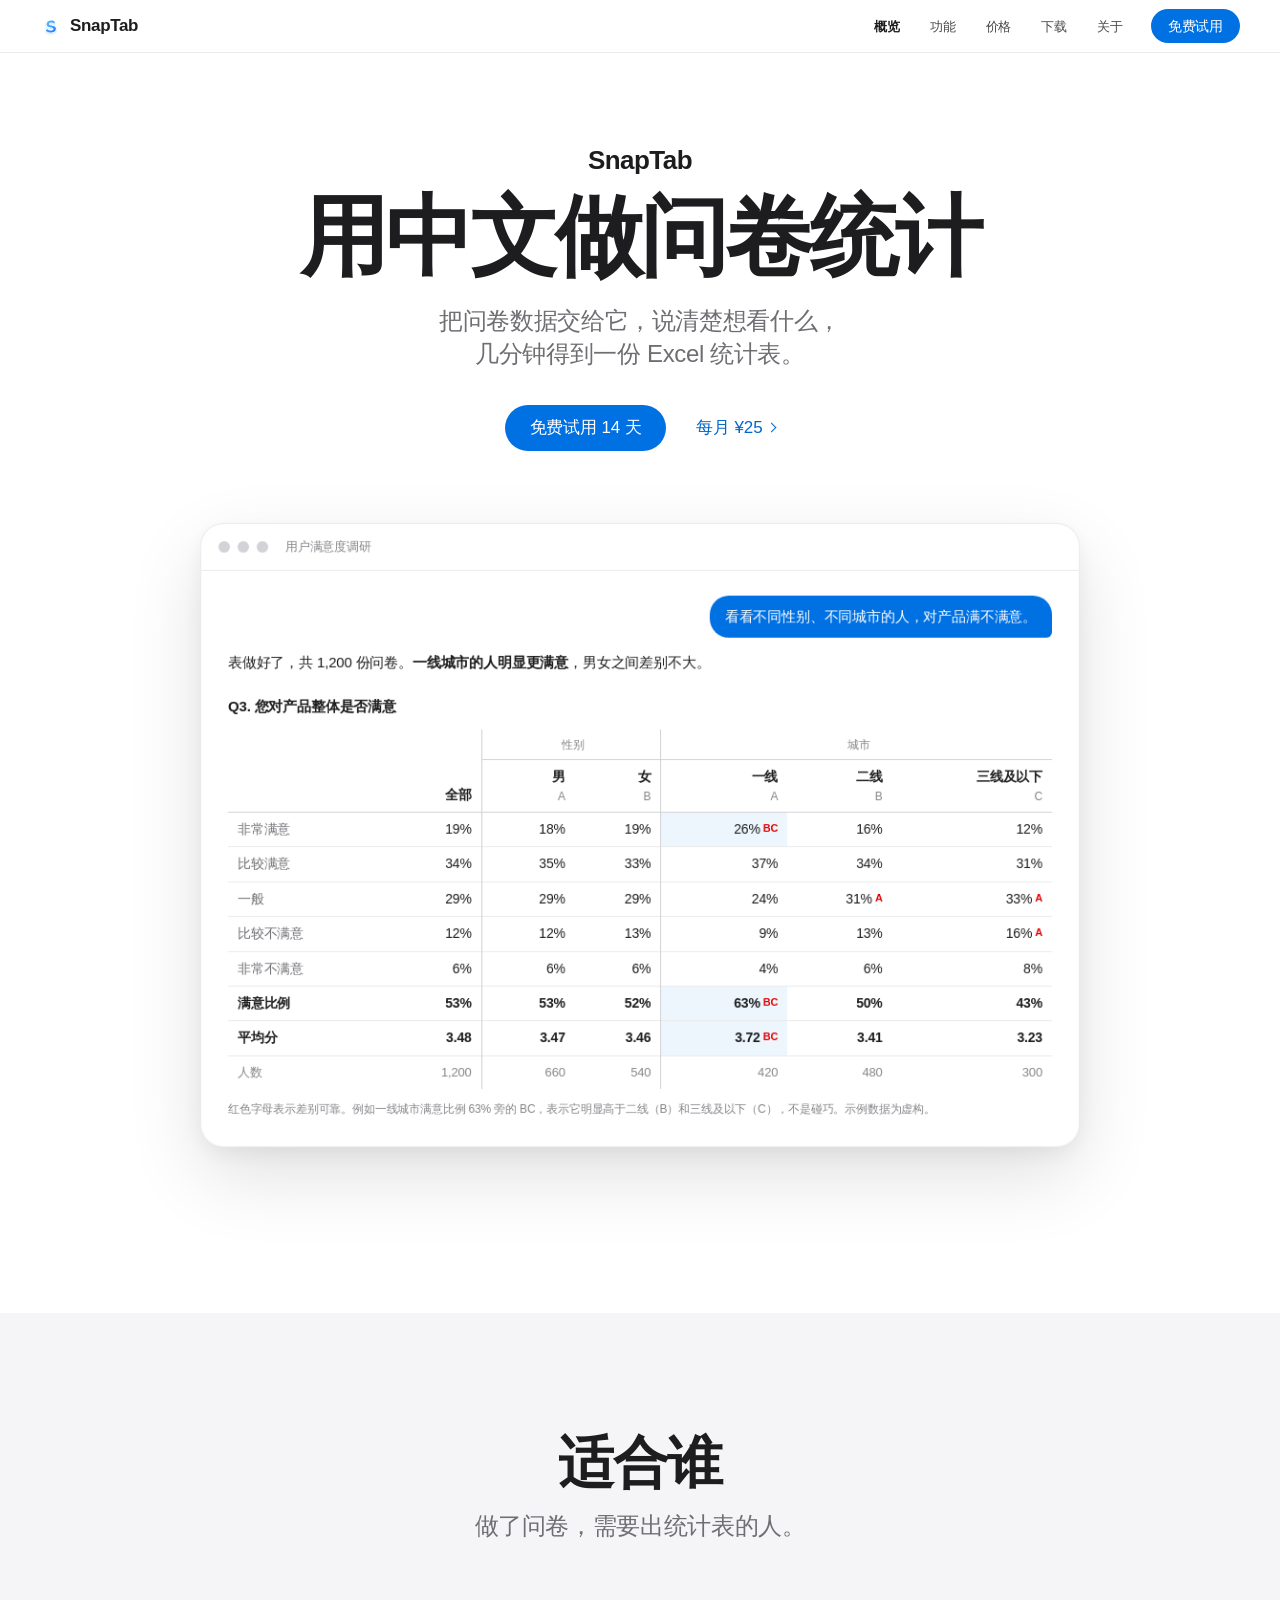
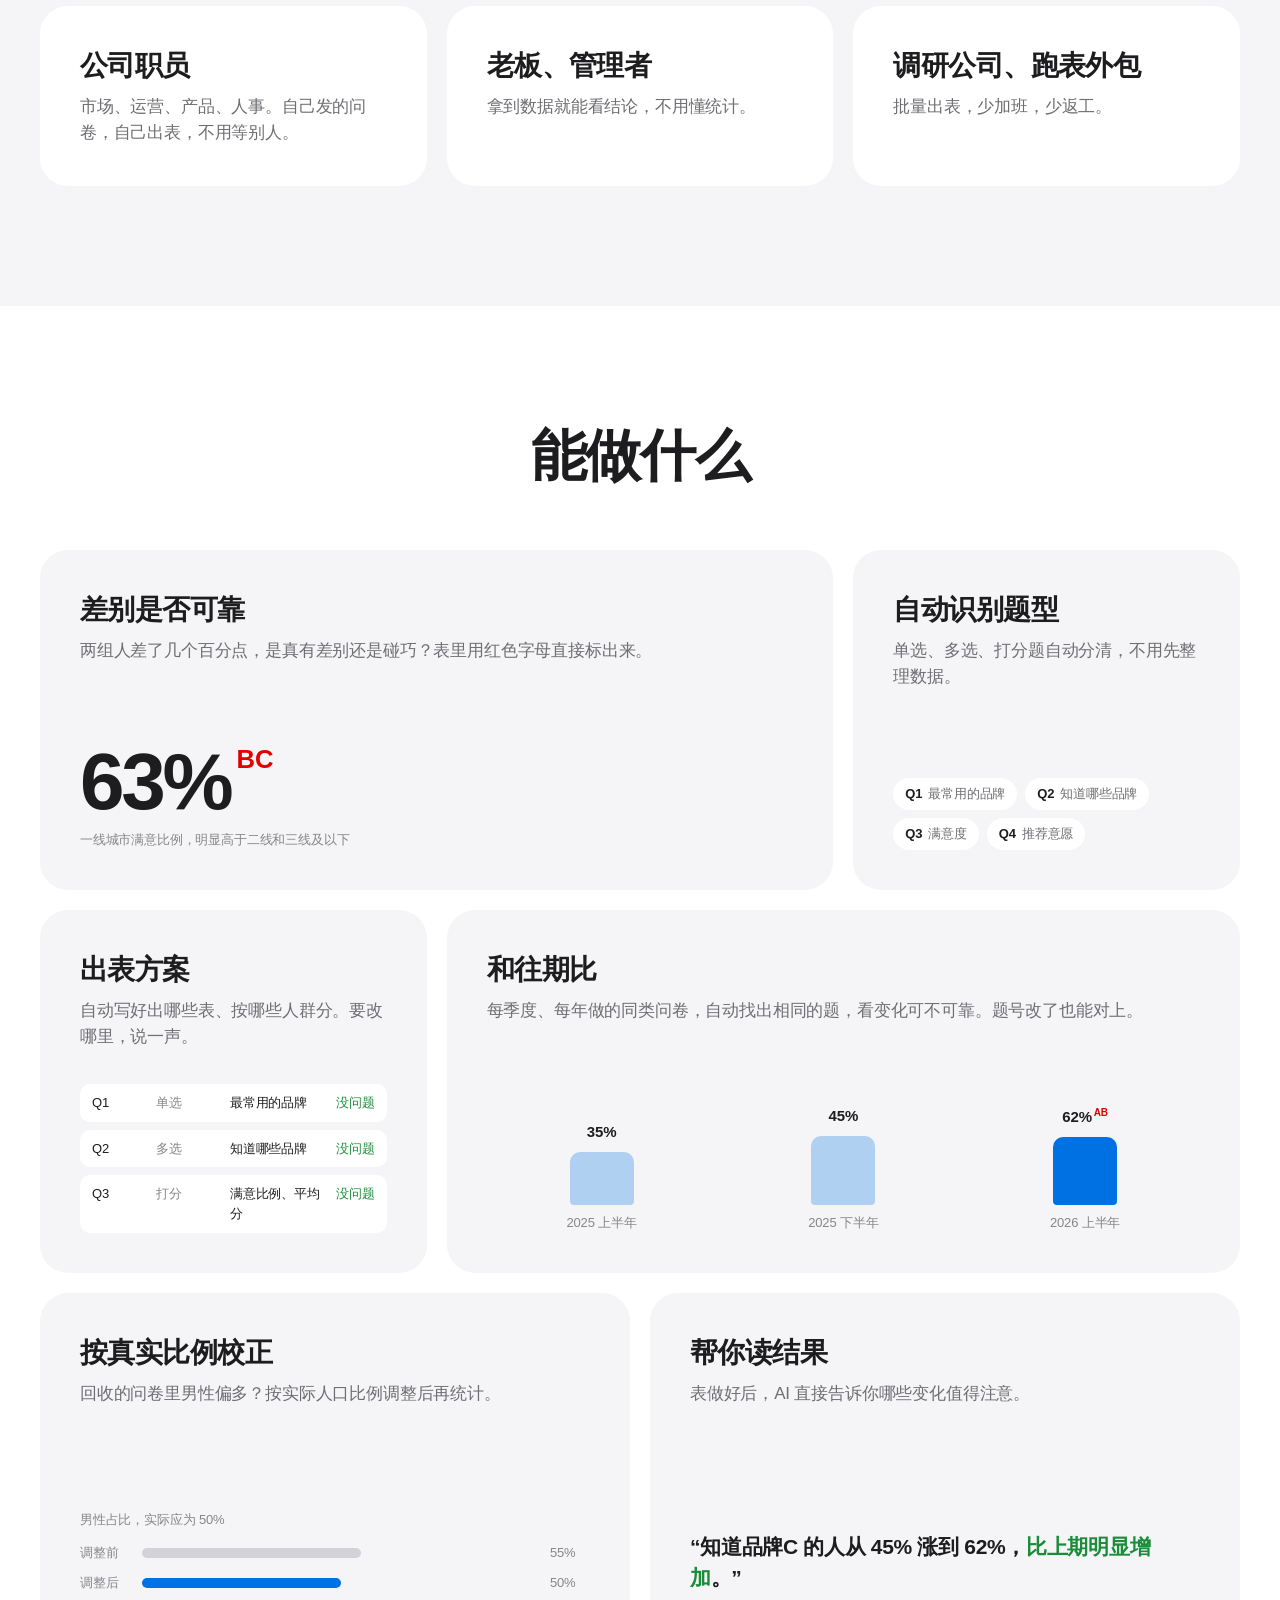
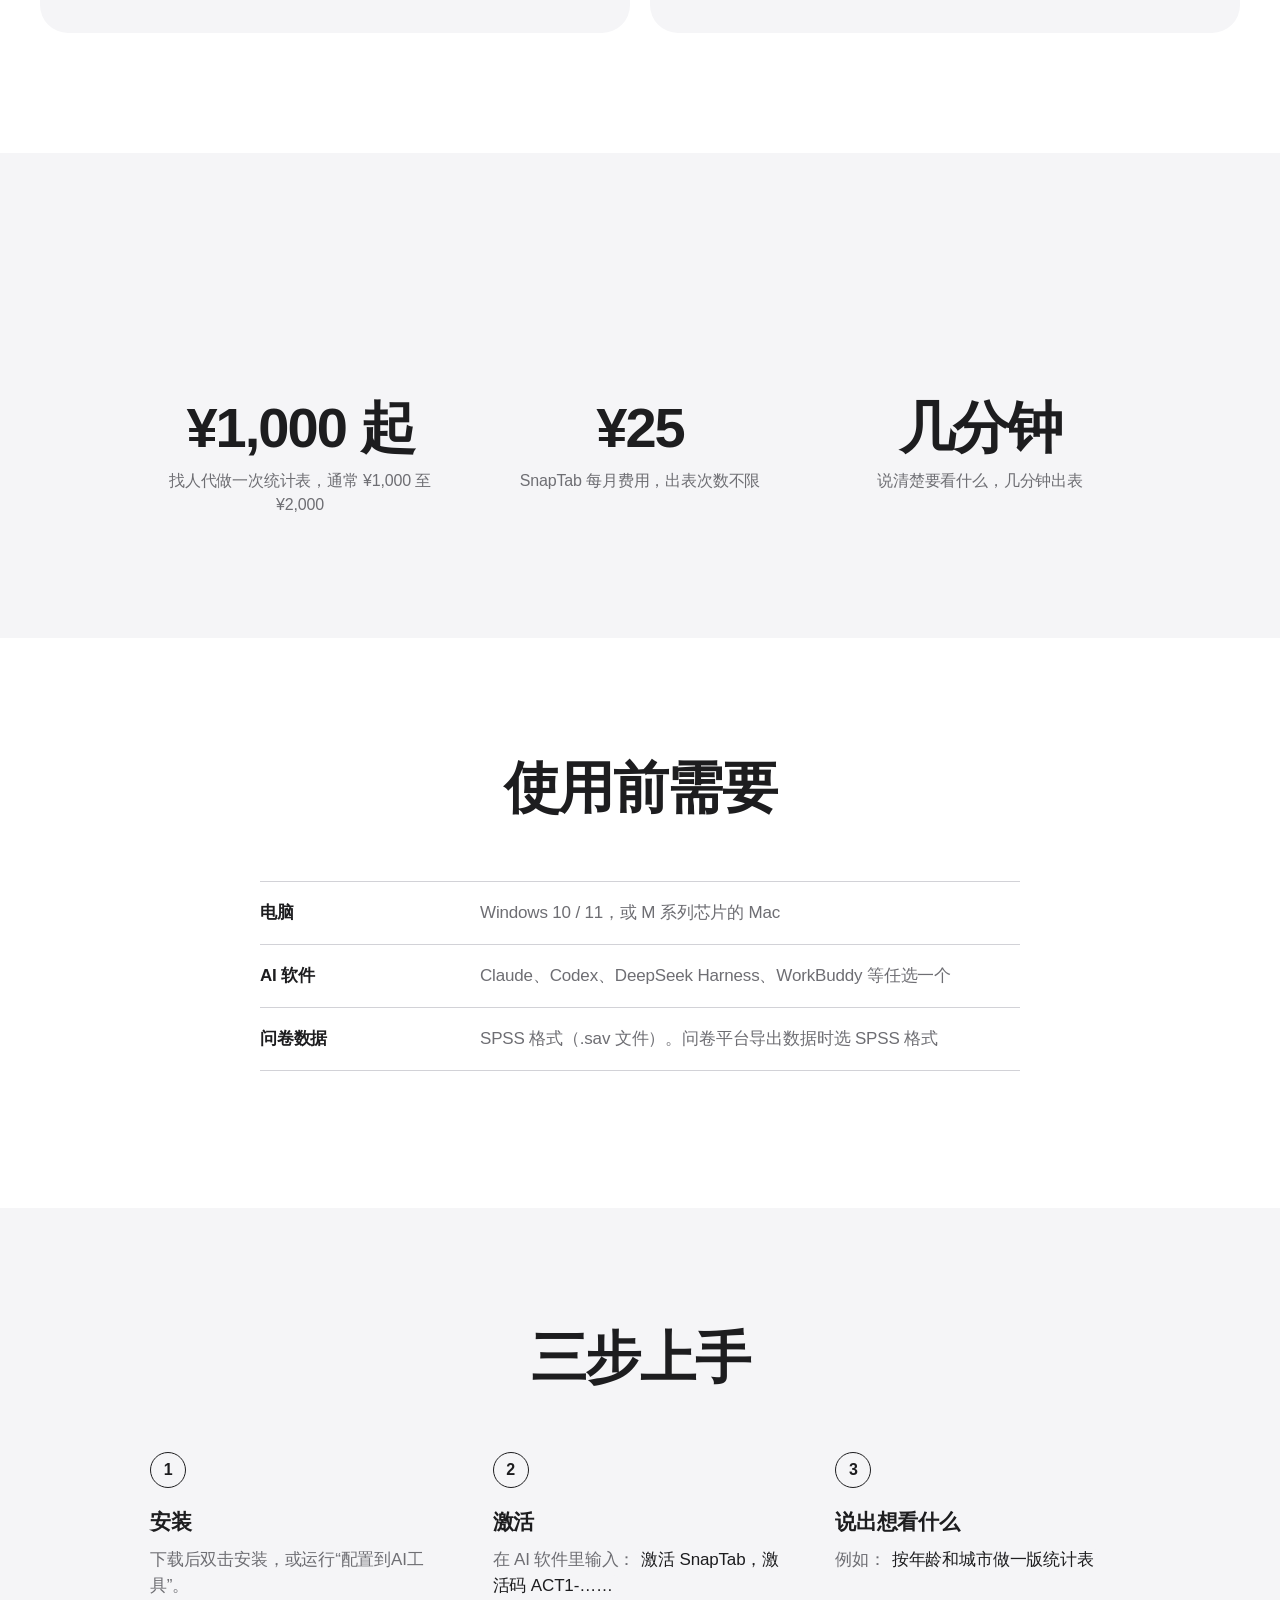
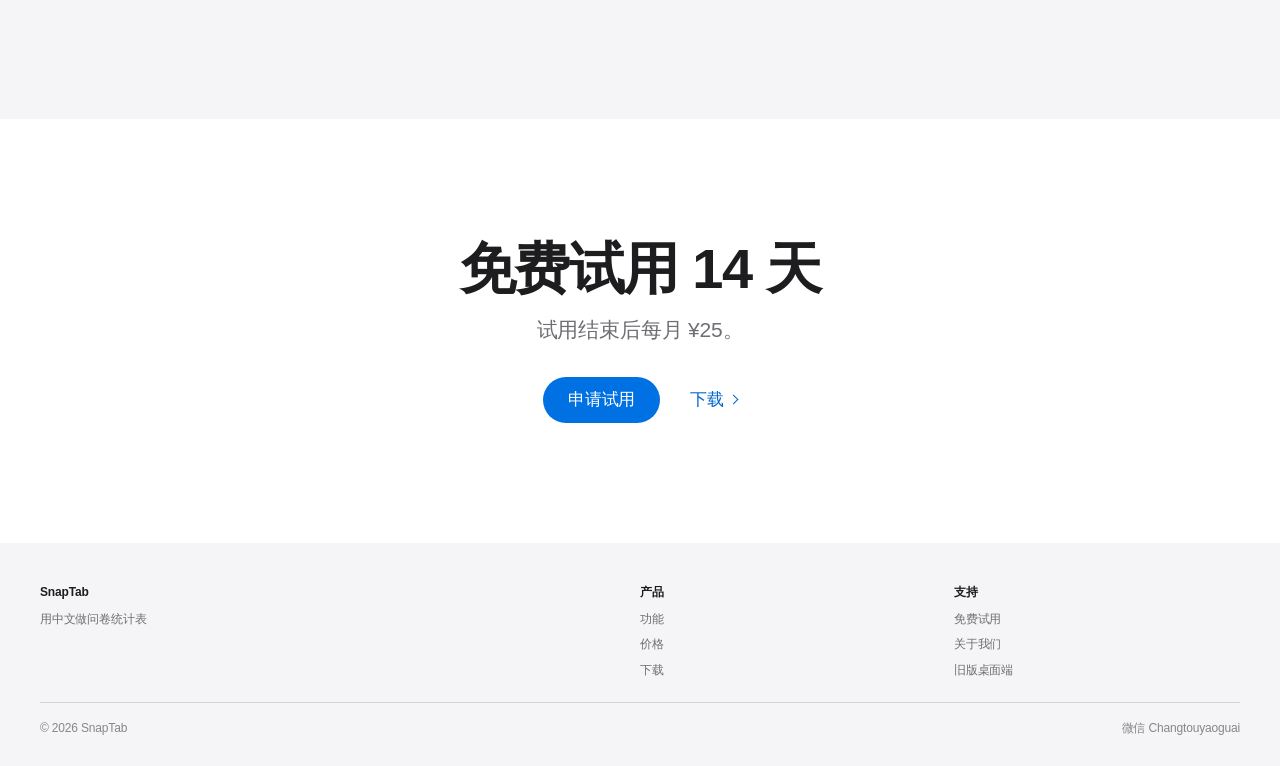
<file: index.html>
<!doctype html>
<html lang="zh-CN">
<head>
<meta charset="utf-8">
<meta name="viewport" content="width=device-width, initial-scale=1">
<title>SnapTab：用中文做问卷统计表 | 每月 ¥25</title>
<meta name="description" content="问卷数据交给 SnapTab，用中文说想看什么，几分钟得到 Excel 统计表（交叉表），不同人群的差别是否可靠直接标出。在 Claude、Codex 等 AI 软件里使用，每月 ¥25，可免费试用 14 天。">
<link rel="canonical" href="https://snaptabdata.github.io/snaptab-site/">
<meta property="og:type" content="website">
<meta property="og:url" content="https://snaptabdata.github.io/snaptab-site/">
<meta property="og:title" content="SnapTab：用中文做问卷统计表 | 每月 ¥25">
<meta property="og:description" content="问卷数据交给 SnapTab，用中文说想看什么，几分钟得到 Excel 统计表（交叉表），不同人群的差别是否可靠直接标出。在 Claude、Codex 等 AI 软件里使用，每月 ¥25，可免费试用 14 天。">
<meta property="og:image" content="https://snaptabdata.github.io/snaptab-site/assets/og-image.png">
<meta property="og:locale" content="zh_CN">
<meta name="theme-color" content="#ffffff" media="(prefers-color-scheme: light)">
<meta name="theme-color" content="#000000" media="(prefers-color-scheme: dark)">
<link rel="icon" href="assets/snaptab-mark.svg" type="image/svg+xml">
<link rel="apple-touch-icon" href="assets/snaptab-mark.png">
<link rel="stylesheet" href="assets/snaptab.css?v=202611110907">
<script>document.documentElement.classList.add("js");setTimeout(function(){if(!document.documentElement.hasAttribute("data-ready"))document.documentElement.classList.remove("js")},2500)</script>
<script type="application/ld+json">
{"@context":"https://schema.org","@type":"SoftwareApplication","name":"SnapTab","applicationCategory":"BusinessApplication",
"operatingSystem":"Windows 10, Windows 11, macOS","description":"用中文做问卷统计表：读取 SPSS 问卷数据，几分钟得到 Excel 统计表（交叉表），标出差别是否可靠。",
"url":"https://snaptabdata.github.io/snaptab-site/","offers":{"@type":"Offer","price":"25","priceCurrency":"CNY","description":"每月 ¥25，可免费试用 14 天"}}
</script>
</head>
<body>
<header class="nav">
  <div class="nav-in wide">
    <a class="brand" href="index.html"><img src="assets/snaptab-mark.svg" alt="" width="22" height="22">SnapTab</a>
    <ul class="nav-links" id="nav-links">
      <li><a href="index.html" aria-current="page">概览</a></li>
      <li><a href="features.html">功能</a></li>
      <li><a href="pricing.html">价格</a></li>
      <li><a href="download.html">下载</a></li>
      <li><a href="about.html">关于</a></li>
    </ul>
    <a class="btn small nav-cta" href="trial.html">免费试用</a>
    <button class="nav-toggle" type="button" aria-controls="nav-links" aria-expanded="false" aria-label="打开菜单">
      <svg viewBox="0 0 20 20" fill="none" stroke="currentColor" stroke-width="1.6" stroke-linecap="round"><path d="M3 7h14M3 13h14"/></svg>
    </button>
  </div>
</header>
<main>
<section class="hero">
  <div class="wrap">
    <p class="kicker">SnapTab</p>
    <h1>用中文做问卷统计</h1>
    <p class="lede">把问卷数据交给它，说清楚想看什么，<br>几分钟得到一份 Excel 统计表。</p>
    <div class="actions">
      <a class="btn" href="trial.html">免费试用 14 天</a>
      <a class="more" href="pricing.html">每月 ¥25</a>
    </div>
  </div>

  <div class="stage wide">
    <figure class="shot" aria-label="示例：用中文让 SnapTab 做一张满意度统计表">
      <div class="shot-bar" aria-hidden="true"><i></i><i></i><i></i><span>用户满意度调研</span></div>
      <div class="ask">
        <p class="bubble">看看不同性别、不同城市的人，对产品满不满意。</p>
        <p class="reply">表做好了，共 1,200 份问卷。<b>一线城市的人明显更满意</b>，男女之间差别不大。</p>
      </div>
      <div class="sheet">
        <p class="sheet-title">Q3. 您对产品整体是否满意</p>
        <table class="xt">
          <thead>
            <tr class="grp"><th></th><th></th><th colspan="2" class="gs">性别</th><th colspan="3" class="gs">城市</th></tr>
            <tr><th scope="col"><span class="sr-only">选项</span></th><th scope="col">全部</th><th scope="col" class="gs">男<em>A</em></th><th scope="col">女<em>B</em></th><th scope="col" class="gs">一线<em>A</em></th><th scope="col">二线<em>B</em></th><th scope="col">三线及以下<em>C</em></th></tr>
          </thead>
          <tbody>
            <tr><td>非常满意</td><td>19%</td><td class="gs">18%</td><td>19%</td><td class="gs hi">26%<sup>BC</sup></td><td>16%</td><td>12%</td></tr>
            <tr><td>比较满意</td><td>34%</td><td class="gs">35%</td><td>33%</td><td class="gs">37%</td><td>34%</td><td>31%</td></tr>
            <tr><td>一般</td><td>29%</td><td class="gs">29%</td><td>29%</td><td class="gs">24%</td><td>31%<sup>A</sup></td><td>33%<sup>A</sup></td></tr>
            <tr><td>比较不满意</td><td>12%</td><td class="gs">12%</td><td>13%</td><td class="gs">9%</td><td>13%</td><td>16%<sup>A</sup></td></tr>
            <tr><td>非常不满意</td><td>6%</td><td class="gs">6%</td><td>6%</td><td class="gs">4%</td><td>6%</td><td>8%</td></tr>
            <tr class="sum"><td>满意比例</td><td>53%</td><td class="gs">53%</td><td>52%</td><td class="gs hi">63%<sup>BC</sup></td><td>50%</td><td>43%</td></tr>
            <tr class="sum"><td>平均分</td><td>3.48</td><td class="gs">3.47</td><td>3.46</td><td class="gs hi">3.72<sup>BC</sup></td><td>3.41</td><td>3.23</td></tr>
            <tr class="base"><td>人数</td><td>1,200</td><td class="gs">660</td><td>540</td><td class="gs">420</td><td>480</td><td>300</td></tr>
          </tbody>
        </table>
        <p class="sheet-note">红色字母表示差别可靠。例如一线城市满意比例 63% 旁的 BC，表示它明显高于二线（B）和三线及以下（C），不是碰巧。示例数据为虚构。</p>
      </div>
    </figure>
  </div>
</section>

<section class="sec alt">
  <div class="wide">
    <div class="sec-head" data-reveal>
      <h2>适合谁</h2>
      <p>做了问卷，需要出统计表的人。</p>
    </div>
    <div class="bento" data-stagger>
      <article class="tile w2 who">
        <h3>公司职员</h3>
        <p>市场、运营、产品、人事。自己发的问卷，自己出表，不用等别人。</p>
      </article>
      <article class="tile w2 who">
        <h3>老板、管理者</h3>
        <p>拿到数据就能看结论，不用懂统计。</p>
      </article>
      <article class="tile w2 who">
        <h3>调研公司、跑表外包</h3>
        <p>批量出表，少加班，少返工。</p>
      </article>
    </div>
  </div>
</section>

<section class="sec">
  <div class="wide">
    <div class="sec-head" data-reveal>
      <h2>能做什么</h2>
    </div>
    <div class="bento" data-stagger>
      <article class="tile w4">
        <h3>差别是否可靠</h3>
        <p>两组人差了几个百分点，是真有差别还是碰巧？表里用红色字母直接标出来。</p>
        <div class="art">
          <p class="big-cell" data-count-to="63">63%<sup>BC</sup></p>
          <p class="mini-cap">一线城市满意比例，明显高于二线和三线及以下</p>
        </div>
      </article>
      <article class="tile w2">
        <h3>自动识别题型</h3>
        <p>单选、多选、打分题自动分清，不用先整理数据。</p>
        <div class="art vars" aria-hidden="true">
          <span><b>Q1</b>最常用的品牌</span><span><b>Q2</b>知道哪些品牌</span><span><b>Q3</b>满意度</span><span><b>Q4</b>推荐意愿</span>
        </div>
      </article>
      <article class="tile w2">
        <h3>出表方案</h3>
        <p>自动写好出哪些表、按哪些人群分。要改哪里，说一声。</p>
        <div class="art specrows" aria-hidden="true">
          <div><span>Q1</span><span>单选</span><span>最常用的品牌</span><span class="ok">没问题</span></div>
          <div><span>Q2</span><span>多选</span><span>知道哪些品牌</span><span class="ok">没问题</span></div>
          <div><span>Q3</span><span>打分</span><span>满意比例、平均分</span><span class="ok">没问题</span></div>
        </div>
      </article>
      <article class="tile w4">
        <h3>和往期比</h3>
        <p>每季度、每年做的同类问卷，自动找出相同的题，看变化可不可靠。题号改了也能对上。</p>
        <div class="art waves" aria-hidden="true">
          <div><em>35%</em><b style="height:42%"></b><span>2025 上半年</span></div>
          <div><em>45%</em><b style="height:56%"></b><span>2025 下半年</span></div>
          <div><em>62%<sup>AB</sup></em><b style="height:78%"></b><span>2026 上半年</span></div>
        </div>
      </article>
      <article class="tile">
        <h3>按真实比例校正</h3>
        <p>回收的问卷里男性偏多？按实际人口比例调整后再统计。</p>
        <div class="art weights" aria-hidden="true">
          <p class="mini-cap" style="margin:0 0 4px">男性占比，实际应为 50%</p>
          <div><span>调整前</span><i style="width:55%"></i><span>55%</span></div>
          <div><span>调整后</span><i class="t" style="width:50%"></i><span>50%</span></div>
        </div>
      </article>
      <article class="tile">
        <h3>帮你读结果</h3>
        <p>表做好后，AI 直接告诉你哪些变化值得注意。</p>
        <div class="art">
          <p class="quote">“知道品牌C 的人从 45% 涨到 62%，<span>比上期明显增加</span>。”</p>
        </div>
      </article>
    </div>
  </div>
</section>

<section class="sec alt">
  <div class="wrap">
    <div class="sec-head" data-reveal>
      <h2>比找人跑表便宜</h2>
    </div>
    <div class="roi" data-stagger>
      <div><b>¥1,000 起</b><p>找人代做一次统计表，通常 ¥1,000 至 ¥2,000</p></div>
      <div><b>¥25</b><p>SnapTab 每月费用，出表次数不限</p></div>
      <div><b>几分钟</b><p>说清楚要看什么，几分钟出表</p></div>
    </div>
  </div>
</section>

<section class="sec">
  <div class="wrap">
    <div class="sec-head" data-reveal>
      <h2>使用前需要</h2>
    </div>
    <dl class="specs" data-reveal>
      <div><dt>电脑</dt><dd>Windows 10 / 11，或 M 系列芯片的 Mac</dd></div>
      <div><dt>AI 软件</dt><dd>Claude、Codex、DeepSeek Harness、WorkBuddy 等任选一个</dd></div>
      <div><dt>问卷数据</dt><dd>SPSS 格式（.sav 文件）。问卷平台导出数据时选 SPSS 格式</dd></div>
    </dl>
  </div>
</section>

<section class="sec alt">
  <div class="wrap">
    <div class="sec-head" data-reveal>
      <h2>三步上手</h2>
    </div>
    <ol class="steps" data-stagger>
      <li><h3>安装</h3><p>下载后双击安装，或运行“配置到AI工具”。</p></li>
      <li><h3>激活</h3><p>在 AI 软件里输入：<code>激活 SnapTab，激活码 ACT1-……</code></p></li>
      <li><h3>说出想看什么</h3><p>例如：<code>按年龄和城市做一版统计表</code></p></li>
    </ol>
  </div>
</section>

<section class="sec">
  <div class="wrap closer" data-reveal>
    <h2>免费试用 14 天</h2>
    <p>试用结束后每月 ¥25。</p>
    <div class="actions">
      <a class="btn" href="trial.html">申请试用</a>
      <a class="more" href="download.html">下载</a>
    </div>
  </div>
</section>
</main>
<footer class="foot">
  <div class="wide">
    <div class="foot-cols">
      <div><b>SnapTab</b><p>用中文做问卷统计表</p></div>
      <div><b>产品</b><ul><li><a href="features.html">功能</a></li><li><a href="pricing.html">价格</a></li><li><a href="download.html">下载</a></li></ul></div>
      <div><b>支持</b><ul><li><a href="trial.html">免费试用</a></li><li><a href="about.html">关于我们</a></li><li><a href="download-v1.html">旧版桌面端</a></li></ul></div>
    </div>
    <div class="foot-legal"><span>© 2026 SnapTab</span><span>微信 Changtouyaoguai</span></div>
  </div>
</footer>
<script src="assets/snaptab.js?v=202611110907" defer></script>
</body>
</html>
</file>
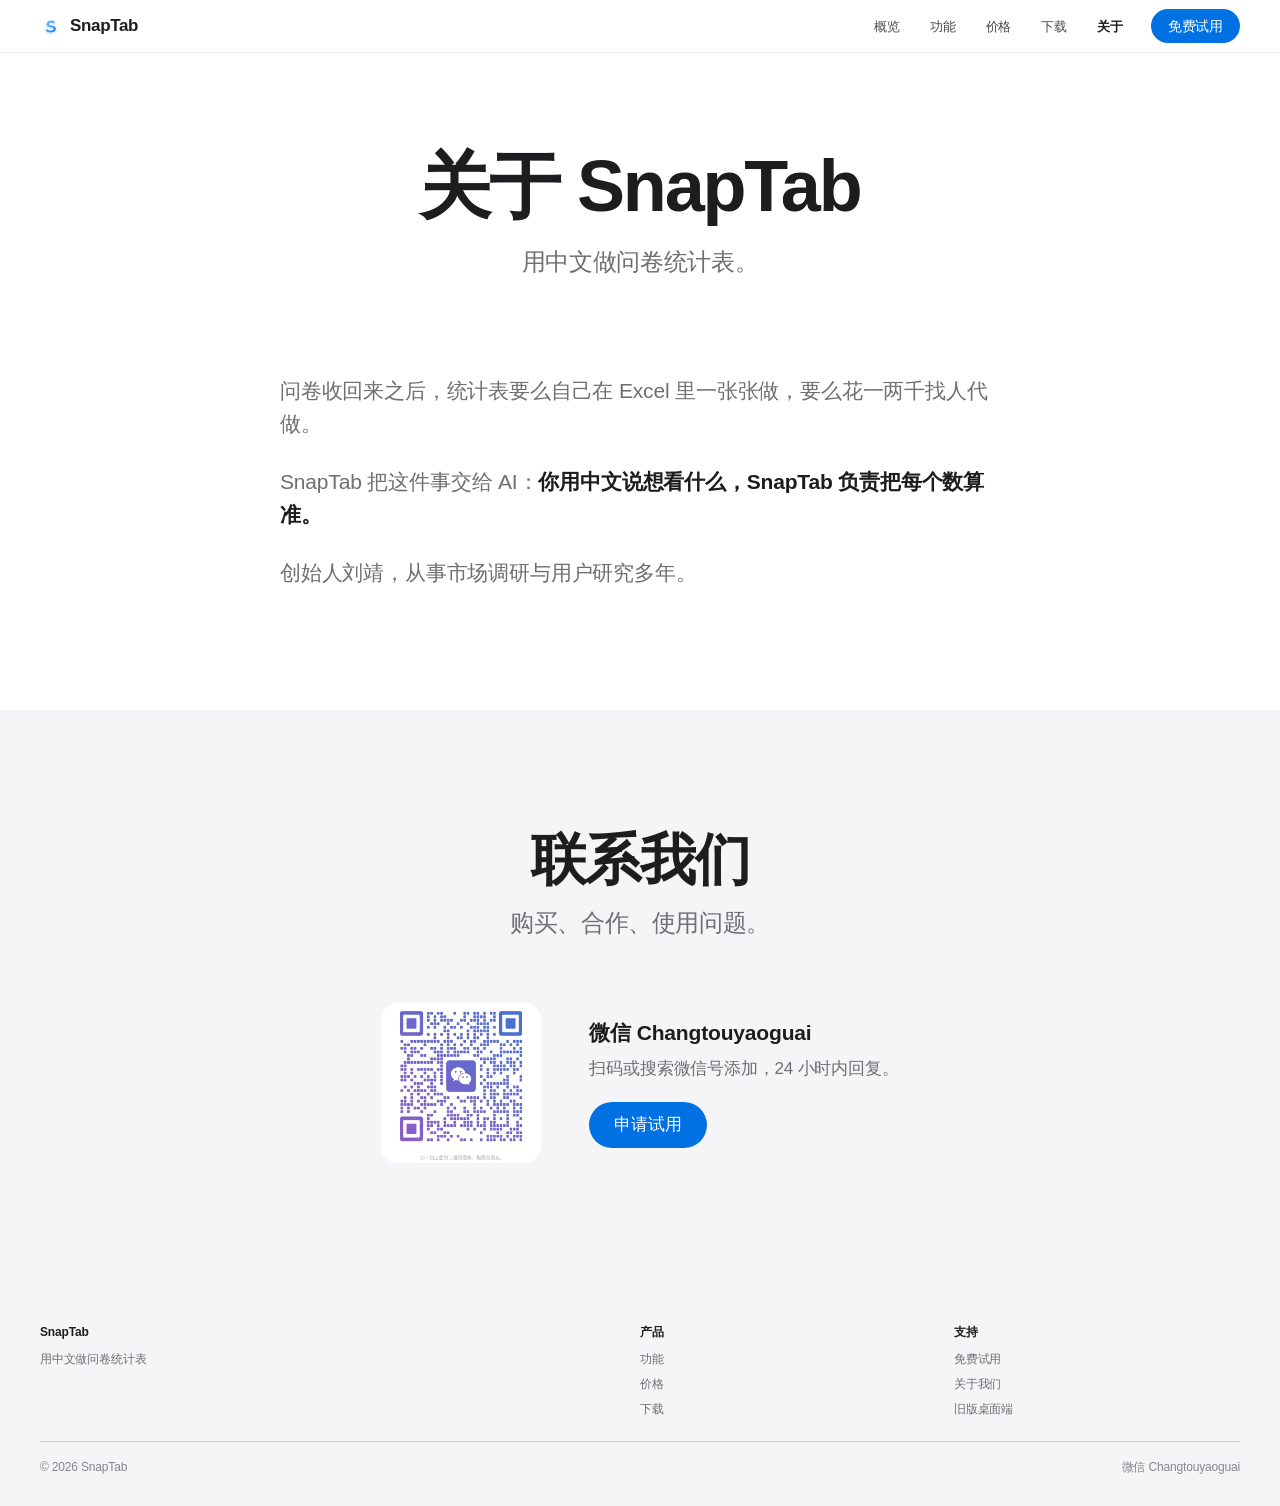
<file: about.html>
<!doctype html>
<html lang="zh-CN">
<head>
<meta charset="utf-8">
<meta name="viewport" content="width=device-width, initial-scale=1">
<title>关于 SnapTab</title>
<meta name="description" content="SnapTab 是用中文做问卷统计表的工具，由刘靖创立。">
<link rel="canonical" href="https://snaptabdata.github.io/snaptab-site/about.html">
<meta property="og:type" content="website">
<meta property="og:url" content="https://snaptabdata.github.io/snaptab-site/about.html">
<meta property="og:title" content="关于 SnapTab">
<meta property="og:description" content="SnapTab 是用中文做问卷统计表的工具，由刘靖创立。">
<meta property="og:image" content="https://snaptabdata.github.io/snaptab-site/assets/og-image.png">
<meta property="og:locale" content="zh_CN">
<meta name="theme-color" content="#ffffff" media="(prefers-color-scheme: light)">
<meta name="theme-color" content="#000000" media="(prefers-color-scheme: dark)">
<link rel="icon" href="assets/snaptab-mark.svg" type="image/svg+xml">
<link rel="apple-touch-icon" href="assets/snaptab-mark.png">
<link rel="stylesheet" href="assets/snaptab.css?v=202611110907">
<script>document.documentElement.classList.add("js");setTimeout(function(){if(!document.documentElement.hasAttribute("data-ready"))document.documentElement.classList.remove("js")},2500)</script>
</head>
<body>
<header class="nav">
  <div class="nav-in wide">
    <a class="brand" href="index.html"><img src="assets/snaptab-mark.svg" alt="" width="22" height="22">SnapTab</a>
    <ul class="nav-links" id="nav-links">
      <li><a href="index.html">概览</a></li>
      <li><a href="features.html">功能</a></li>
      <li><a href="pricing.html">价格</a></li>
      <li><a href="download.html">下载</a></li>
      <li><a href="about.html" aria-current="page">关于</a></li>
    </ul>
    <a class="btn small nav-cta" href="trial.html">免费试用</a>
    <button class="nav-toggle" type="button" aria-controls="nav-links" aria-expanded="false" aria-label="打开菜单">
      <svg viewBox="0 0 20 20" fill="none" stroke="currentColor" stroke-width="1.6" stroke-linecap="round"><path d="M3 7h14M3 13h14"/></svg>
    </button>
  </div>
</header>
<main>
<section class="page-hero">
  <div class="wrap">
    <h1>关于 SnapTab</h1>
    <p class="lede">用中文做问卷统计表。</p>
  </div>
</section>

<section class="sec" style="padding-top:24px">
  <div class="story" data-reveal>
    <p>问卷收回来之后，统计表要么自己在 Excel 里一张张做，要么花一两千找人代做。</p>
    <p>SnapTab 把这件事交给 AI：<strong>你用中文说想看什么，SnapTab 负责把每个数算准。</strong></p>
    <p>创始人刘靖，从事市场调研与用户研究多年。</p>
  </div>
</section>

<section class="sec alt" id="contact">
  <div class="wrap">
    <div class="sec-head" data-reveal>
      <h2>联系我们</h2>
      <p>购买、合作、使用问题。</p>
    </div>
    <div class="contact" data-reveal>
      <img src="assets/wechat-qr.jpg" alt="微信二维码，微信号 Changtouyaoguai" width="160" height="160">
      <div>
        <b>微信 Changtouyaoguai</b>
        <span>扫码或搜索微信号添加，24 小时内回复。</span>
        <div class="actions" style="justify-content:flex-start;margin-top:20px"><a class="btn" href="trial.html">申请试用</a></div>
      </div>
    </div>
  </div>
</section>
</main>
<footer class="foot">
  <div class="wide">
    <div class="foot-cols">
      <div><b>SnapTab</b><p>用中文做问卷统计表</p></div>
      <div><b>产品</b><ul><li><a href="features.html">功能</a></li><li><a href="pricing.html">价格</a></li><li><a href="download.html">下载</a></li></ul></div>
      <div><b>支持</b><ul><li><a href="trial.html">免费试用</a></li><li><a href="about.html">关于我们</a></li><li><a href="download-v1.html">旧版桌面端</a></li></ul></div>
    </div>
    <div class="foot-legal"><span>© 2026 SnapTab</span><span>微信 Changtouyaoguai</span></div>
  </div>
</footer>
<script src="assets/snaptab.js?v=202611110907" defer></script>
</body>
</html>
</file>
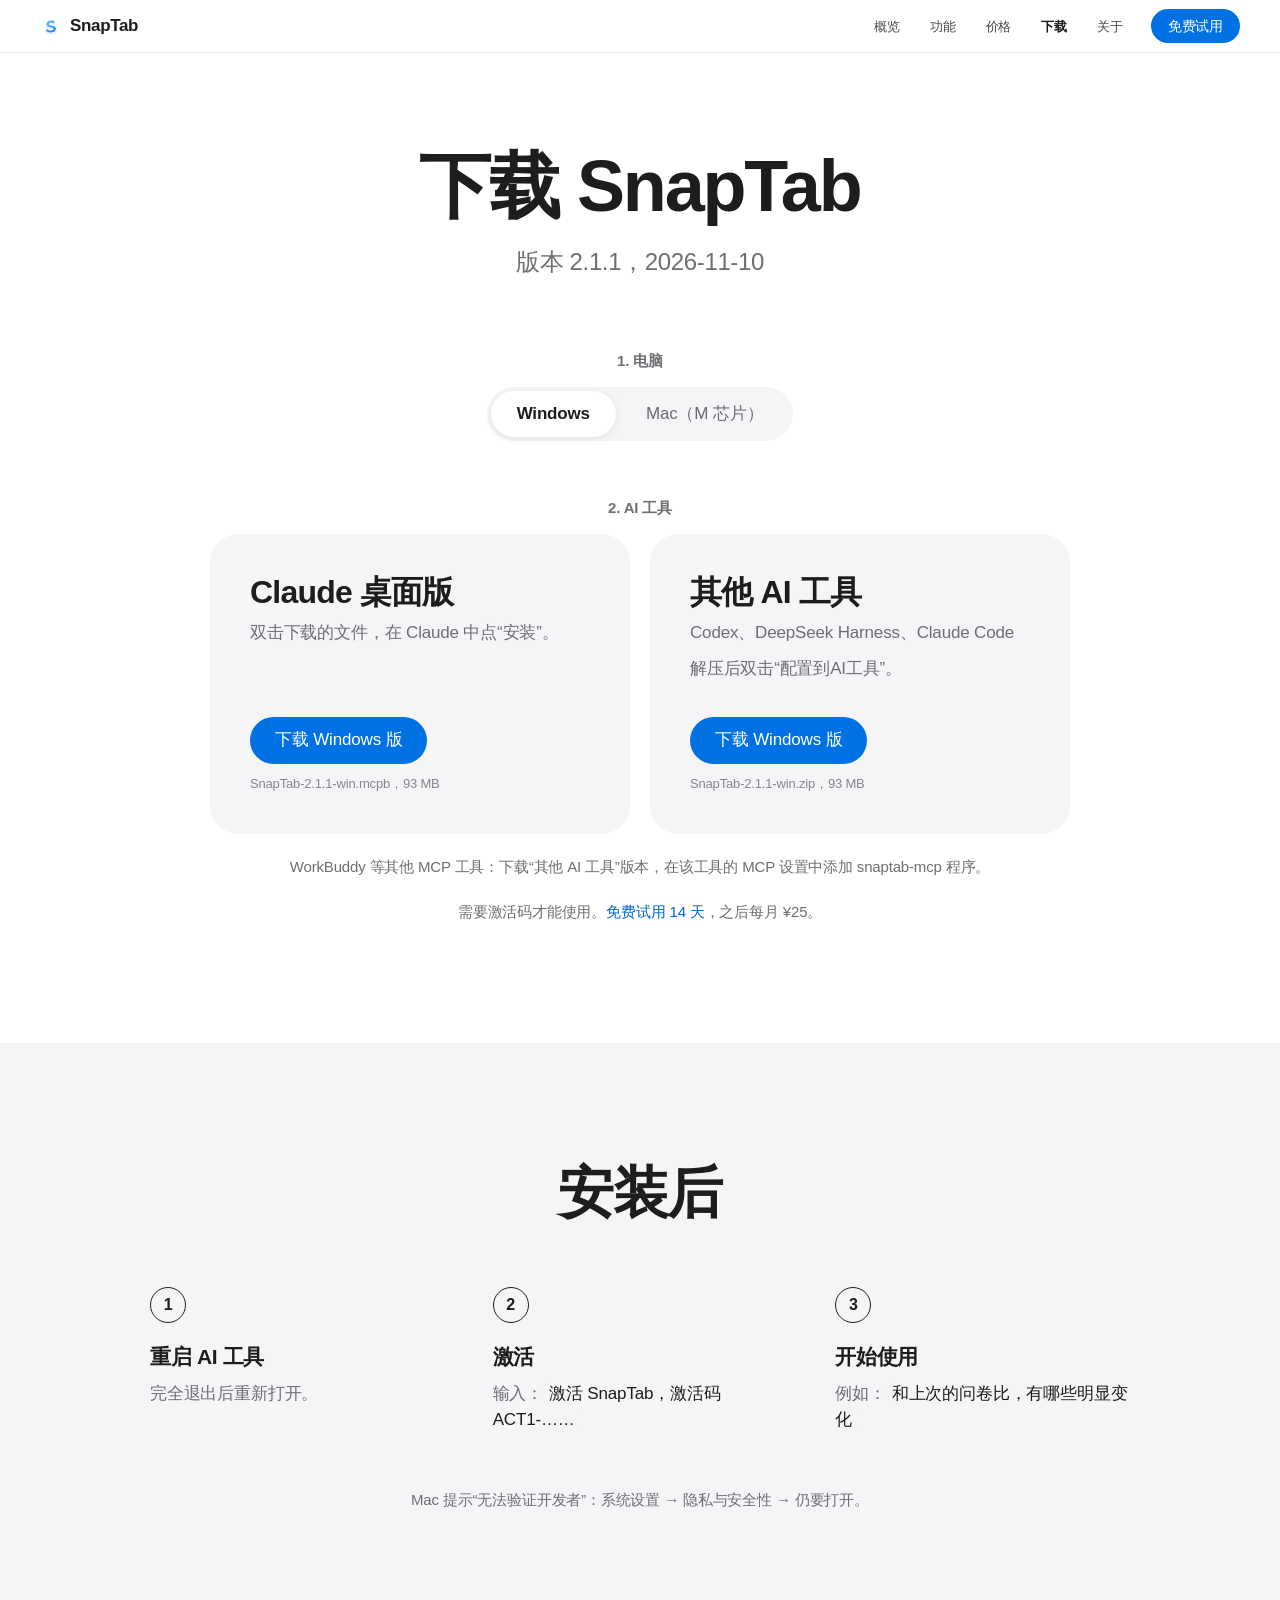
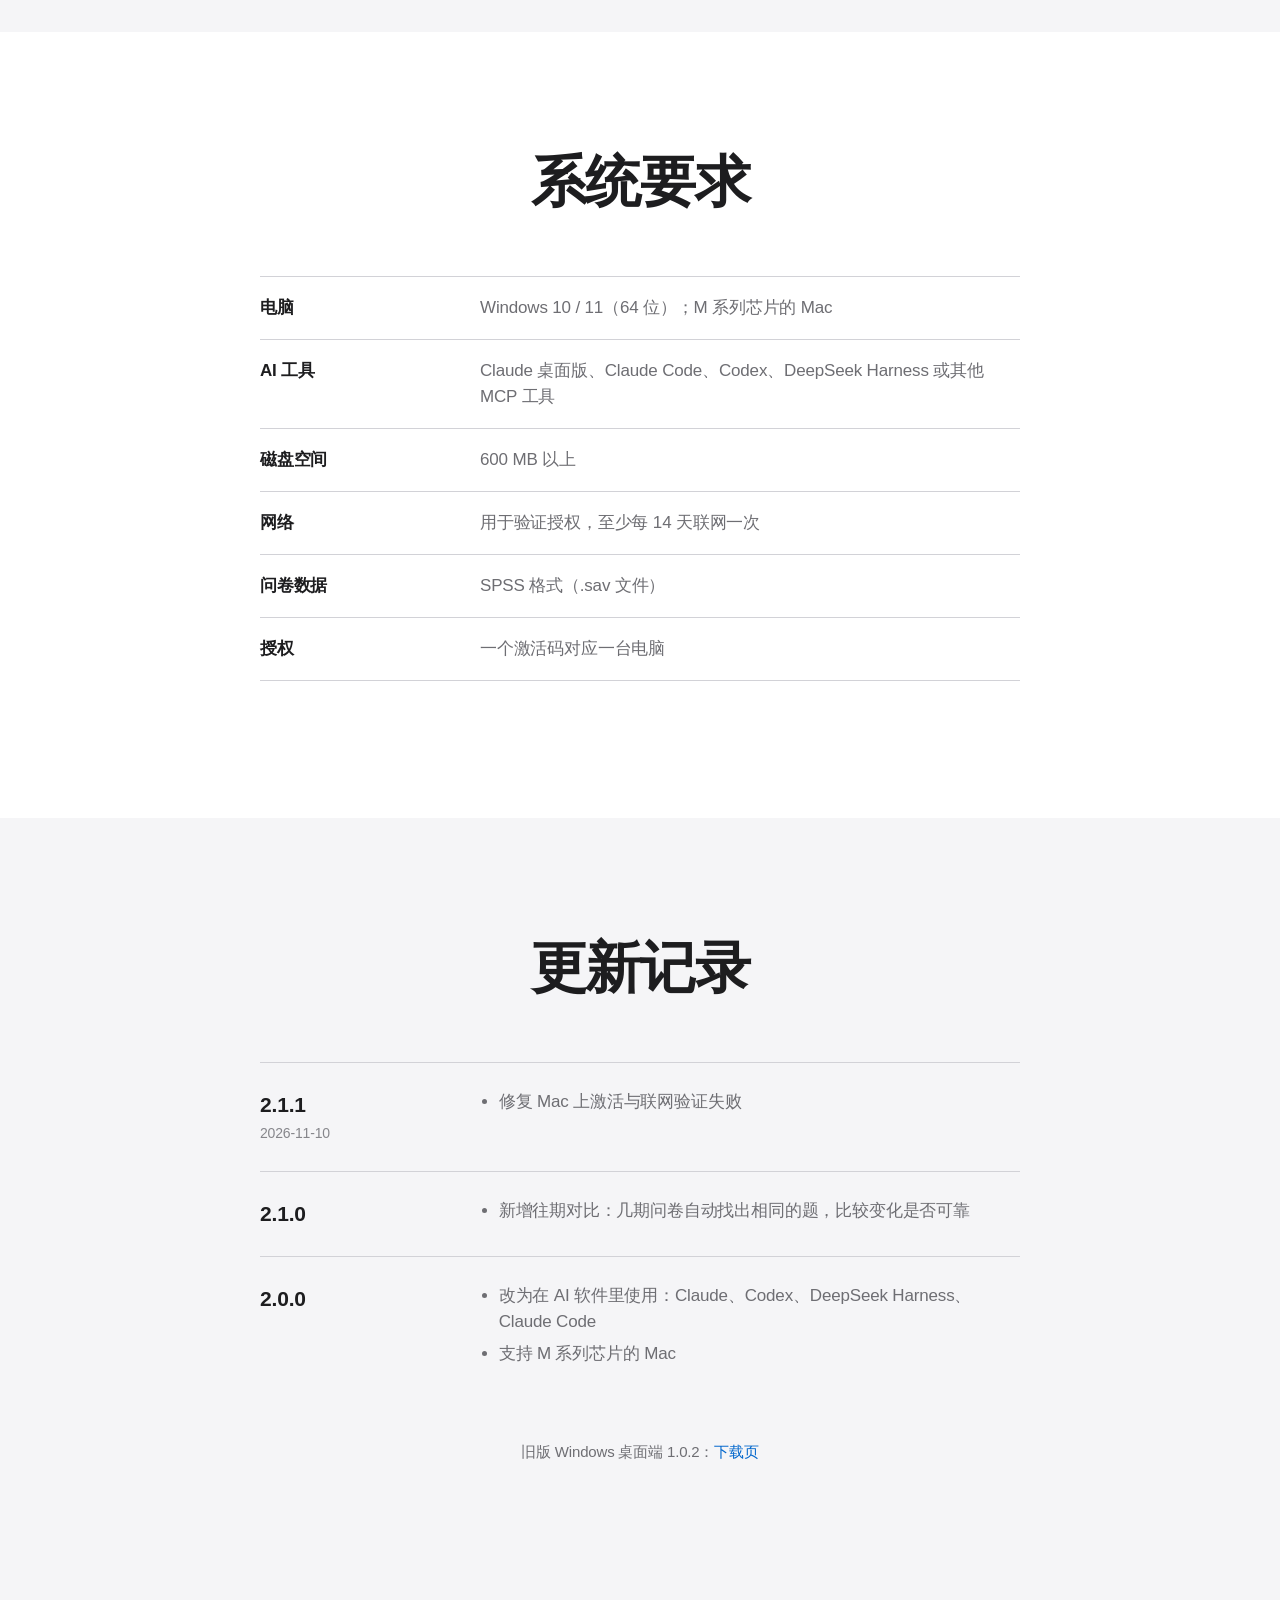
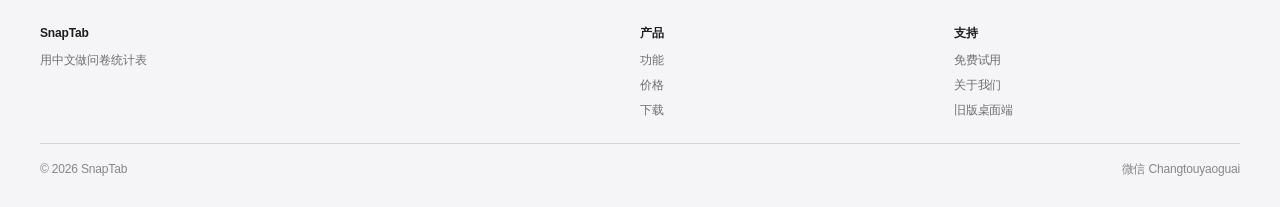
<file: download.html>
<!doctype html>
<html lang="zh-CN">
<head>
<meta charset="utf-8">
<meta name="viewport" content="width=device-width, initial-scale=1">
<title>下载 SnapTab v2.1.1</title>
<meta name="description" content="下载 SnapTab v2.1.1。支持 Windows 10/11 和 M 系列芯片的 Mac，可在 Claude 桌面版、Claude Code、Codex、DeepSeek Harness 中使用。">
<link rel="canonical" href="https://snaptabdata.github.io/snaptab-site/download.html">
<meta property="og:type" content="website">
<meta property="og:url" content="https://snaptabdata.github.io/snaptab-site/download.html">
<meta property="og:title" content="下载 SnapTab v2.1.1">
<meta property="og:description" content="下载 SnapTab v2.1.1。支持 Windows 10/11 和 M 系列芯片的 Mac，可在 Claude 桌面版、Claude Code、Codex、DeepSeek Harness 中使用。">
<meta property="og:image" content="https://snaptabdata.github.io/snaptab-site/assets/og-image.png">
<meta property="og:locale" content="zh_CN">
<meta name="theme-color" content="#ffffff" media="(prefers-color-scheme: light)">
<meta name="theme-color" content="#000000" media="(prefers-color-scheme: dark)">
<link rel="icon" href="assets/snaptab-mark.svg" type="image/svg+xml">
<link rel="apple-touch-icon" href="assets/snaptab-mark.png">
<link rel="stylesheet" href="assets/snaptab.css?v=202611110907">
<script>document.documentElement.classList.add("js");setTimeout(function(){if(!document.documentElement.hasAttribute("data-ready"))document.documentElement.classList.remove("js")},2500)</script>
</head>
<body>
<header class="nav">
  <div class="nav-in wide">
    <a class="brand" href="index.html"><img src="assets/snaptab-mark.svg" alt="" width="22" height="22">SnapTab</a>
    <ul class="nav-links" id="nav-links">
      <li><a href="index.html">概览</a></li>
      <li><a href="features.html">功能</a></li>
      <li><a href="pricing.html">价格</a></li>
      <li><a href="download.html" aria-current="page">下载</a></li>
      <li><a href="about.html">关于</a></li>
    </ul>
    <a class="btn small nav-cta" href="trial.html">免费试用</a>
    <button class="nav-toggle" type="button" aria-controls="nav-links" aria-expanded="false" aria-label="打开菜单">
      <svg viewBox="0 0 20 20" fill="none" stroke="currentColor" stroke-width="1.6" stroke-linecap="round"><path d="M3 7h14M3 13h14"/></svg>
    </button>
  </div>
</header>
<main>
<section class="page-hero">
  <div class="wrap">
    <h1>下载 SnapTab</h1>
    <p class="lede">版本 2.1.1，2026-11-10</p>
  </div>
</section>

<section class="sec" style="padding-top:0">
  <div class="wrap picker">
    <input type="radio" name="os" id="os-win" class="sr-only" checked>
    <input type="radio" name="os" id="os-mac" class="sr-only">

    <p class="pick-label">1. 电脑</p>
    <div class="seg" role="group" aria-label="选择电脑系统">
      <label for="os-win">Windows</label>
      <label for="os-mac">Mac（M 芯片）</label>
    </div>

    <p class="pick-label">2. AI 工具</p>
    <div class="dl-grid" data-stagger>
      <article class="dl">
        <h3>Claude 桌面版</h3>
        <p>双击下载的文件，在 Claude 中点“安装”。</p>
        <div class="dl-foot win">
          <a class="btn" href="https://github.com/SnapTabdata/snaptab-site/releases/download/v2.1.1/SnapTab-2.1.1-win.mcpb" data-file="SnapTab-2.1.1-win.mcpb" data-size="93 MB">下载 Windows 版</a>
          <span class="file">SnapTab-2.1.1-win.mcpb，93 MB</span>
        </div>
        <div class="dl-foot mac">
          <a class="btn" href="https://github.com/SnapTabdata/snaptab-site/releases/download/v2.1.1/SnapTab-2.1.1-mac-arm64.mcpb" data-file="SnapTab-2.1.1-mac-arm64.mcpb" data-size="87 MB">下载 Mac 版</a>
          <span class="file">SnapTab-2.1.1-mac-arm64.mcpb，87 MB</span>
        </div>
      </article>
      <article class="dl">
        <h3>其他 AI 工具</h3>
        <p>Codex、DeepSeek Harness、Claude Code</p>
        <p><span class="win">解压后双击“配置到AI工具”。</span><span class="mac">解压后右键“配置到AI工具.command”，选“打开”。</span></p>
        <div class="dl-foot win">
          <a class="btn" href="https://github.com/SnapTabdata/snaptab-site/releases/download/v2.1.1/SnapTab-2.1.1-win.zip" data-file="SnapTab-2.1.1-win.zip" data-size="93 MB">下载 Windows 版</a>
          <span class="file">SnapTab-2.1.1-win.zip，93 MB</span>
        </div>
        <div class="dl-foot mac">
          <a class="btn" href="https://github.com/SnapTabdata/snaptab-site/releases/download/v2.1.1/SnapTab-2.1.1-mac-arm64.zip" data-file="SnapTab-2.1.1-mac-arm64.zip" data-size="87 MB">下载 Mac 版</a>
          <span class="file">SnapTab-2.1.1-mac-arm64.zip，87 MB</span>
        </div>
      </article>
    </div>
    <p class="hosts-note">WorkBuddy 等其他 MCP 工具：下载“其他 AI 工具”版本，在该工具的 MCP 设置中添加 snaptab-mcp 程序。</p>
    <p class="hosts-note">需要激活码才能使用。<a href="trial.html">免费试用 14 天</a>，之后每月 ¥25。</p>
  </div>
</section>

<section class="sec alt">
  <div class="wrap">
    <div class="sec-head" data-reveal><h2>安装后</h2></div>
    <ol class="steps" data-stagger>
      <li><h3>重启 AI 工具</h3><p>完全退出后重新打开。</p></li>
      <li><h3>激活</h3><p>输入：<code>激活 SnapTab，激活码 ACT1-……</code></p></li>
      <li><h3>开始使用</h3><p>例如：<code>和上次的问卷比，有哪些明显变化</code></p></li>
    </ol>
    <p class="hosts-note" style="margin-top:56px">Mac 提示“无法验证开发者”：系统设置 → 隐私与安全性 → 仍要打开。</p>
  </div>
</section>

<section class="sec">
  <div class="wrap">
    <div class="sec-head" data-reveal><h2>系统要求</h2></div>
    <dl class="specs" data-reveal>
      <div><dt>电脑</dt><dd>Windows 10 / 11（64 位）；M 系列芯片的 Mac</dd></div>
      <div><dt>AI 工具</dt><dd>Claude 桌面版、Claude Code、Codex、DeepSeek Harness 或其他 MCP 工具</dd></div>
      <div><dt>磁盘空间</dt><dd>600 MB 以上</dd></div>
      <div><dt>网络</dt><dd>用于验证授权，至少每 14 天联网一次</dd></div>
      <div><dt>问卷数据</dt><dd>SPSS 格式（.sav 文件）</dd></div>
      <div><dt>授权</dt><dd>一个激活码对应一台电脑</dd></div>
    </dl>
  </div>
</section>

<section class="sec alt">
  <div class="wrap">
    <div class="sec-head" data-reveal><h2>更新记录</h2></div>
    <div class="log" data-stagger>
      <article>
        <div><h3>2.1.1</h3><time>2026-11-10</time></div>
        <ul><li>修复 Mac 上激活与联网验证失败</li></ul>
      </article>
      <article>
        <div><h3>2.1.0</h3></div>
        <ul><li>新增往期对比：几期问卷自动找出相同的题，比较变化是否可靠</li></ul>
      </article>
      <article>
        <div><h3>2.0.0</h3></div>
        <ul>
          <li>改为在 AI 软件里使用：Claude、Codex、DeepSeek Harness、Claude Code</li>
          <li>支持 M 系列芯片的 Mac</li>
        </ul>
      </article>
    </div>
    <p class="hosts-note" style="margin-top:48px">旧版 Windows 桌面端 1.0.2：<a href="download-v1.html">下载页</a></p>
  </div>
</section>
</main>
<footer class="foot">
  <div class="wide">
    <div class="foot-cols">
      <div><b>SnapTab</b><p>用中文做问卷统计表</p></div>
      <div><b>产品</b><ul><li><a href="features.html">功能</a></li><li><a href="pricing.html">价格</a></li><li><a href="download.html">下载</a></li></ul></div>
      <div><b>支持</b><ul><li><a href="trial.html">免费试用</a></li><li><a href="about.html">关于我们</a></li><li><a href="download-v1.html">旧版桌面端</a></li></ul></div>
    </div>
    <div class="foot-legal"><span>© 2026 SnapTab</span><span>微信 Changtouyaoguai</span></div>
  </div>
</footer>
<script src="assets/snaptab.js?v=202611110907" defer></script>
</body>
</html>
</file>
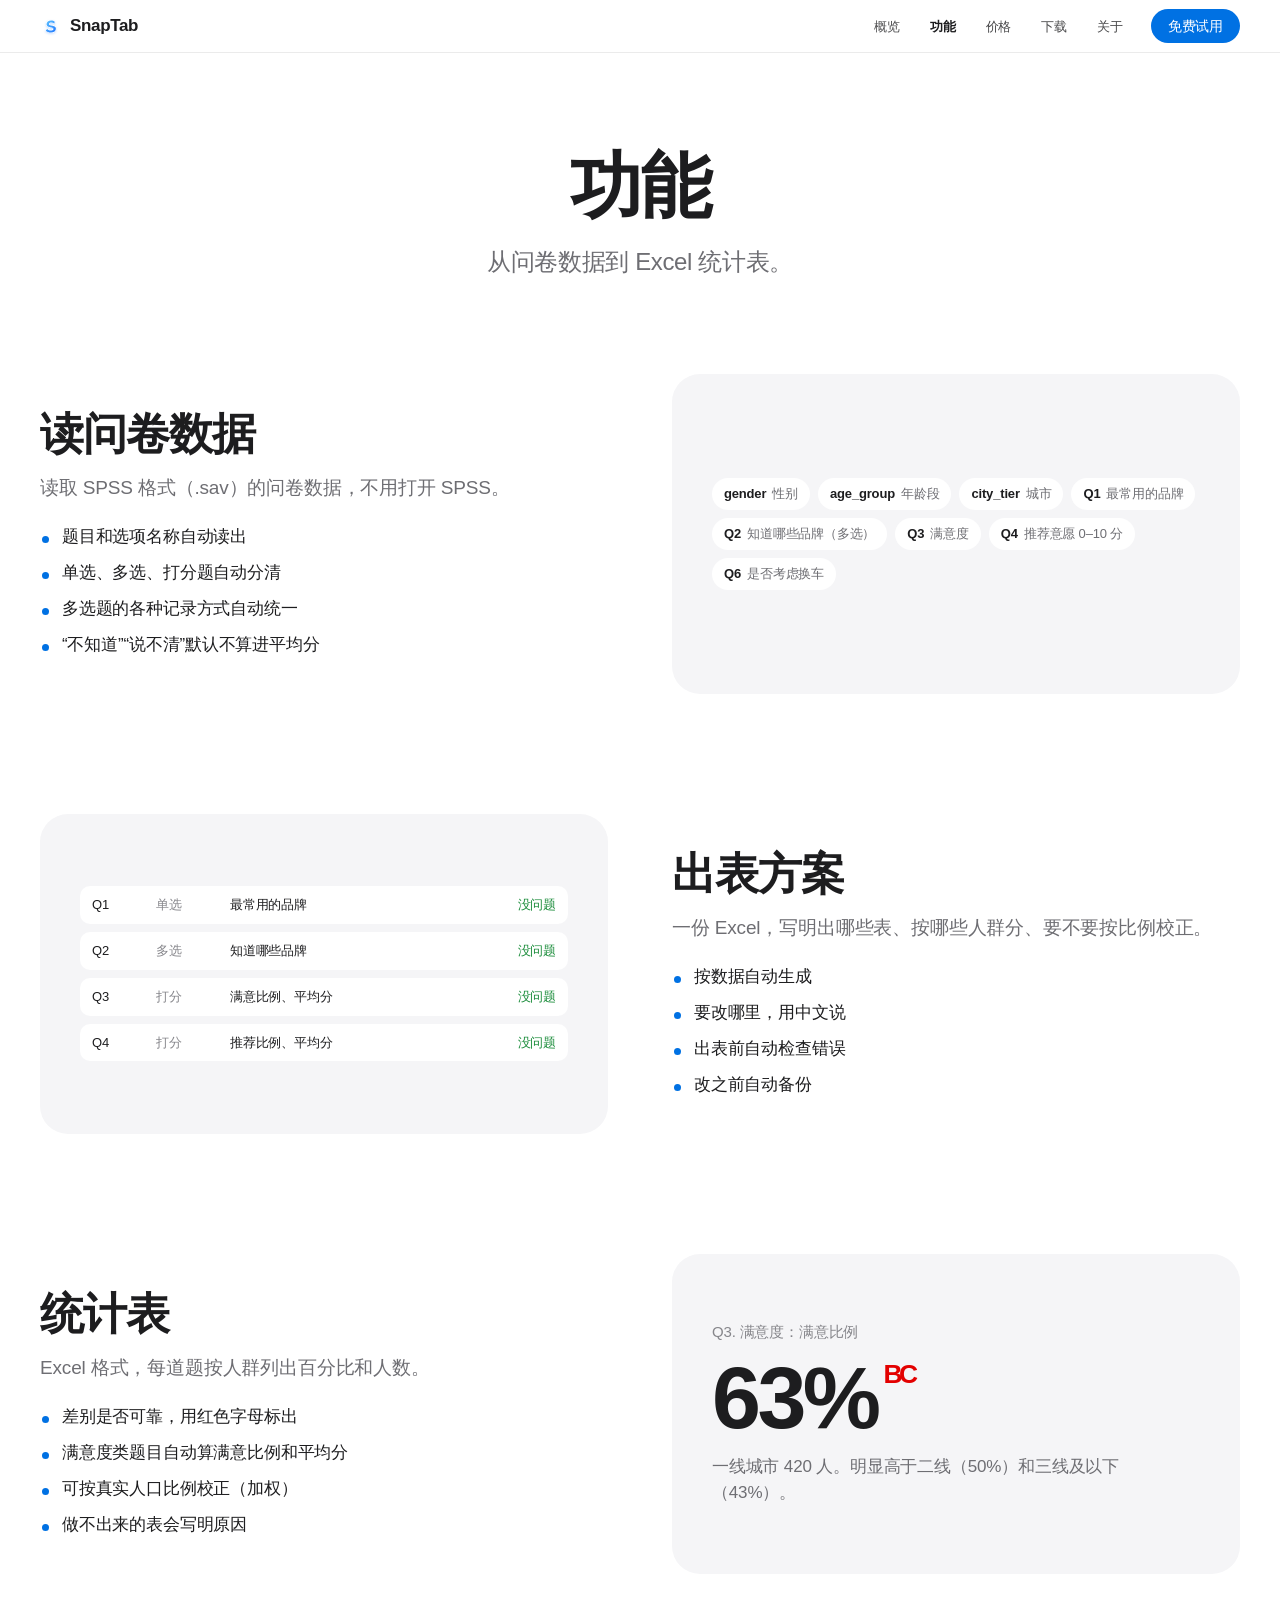
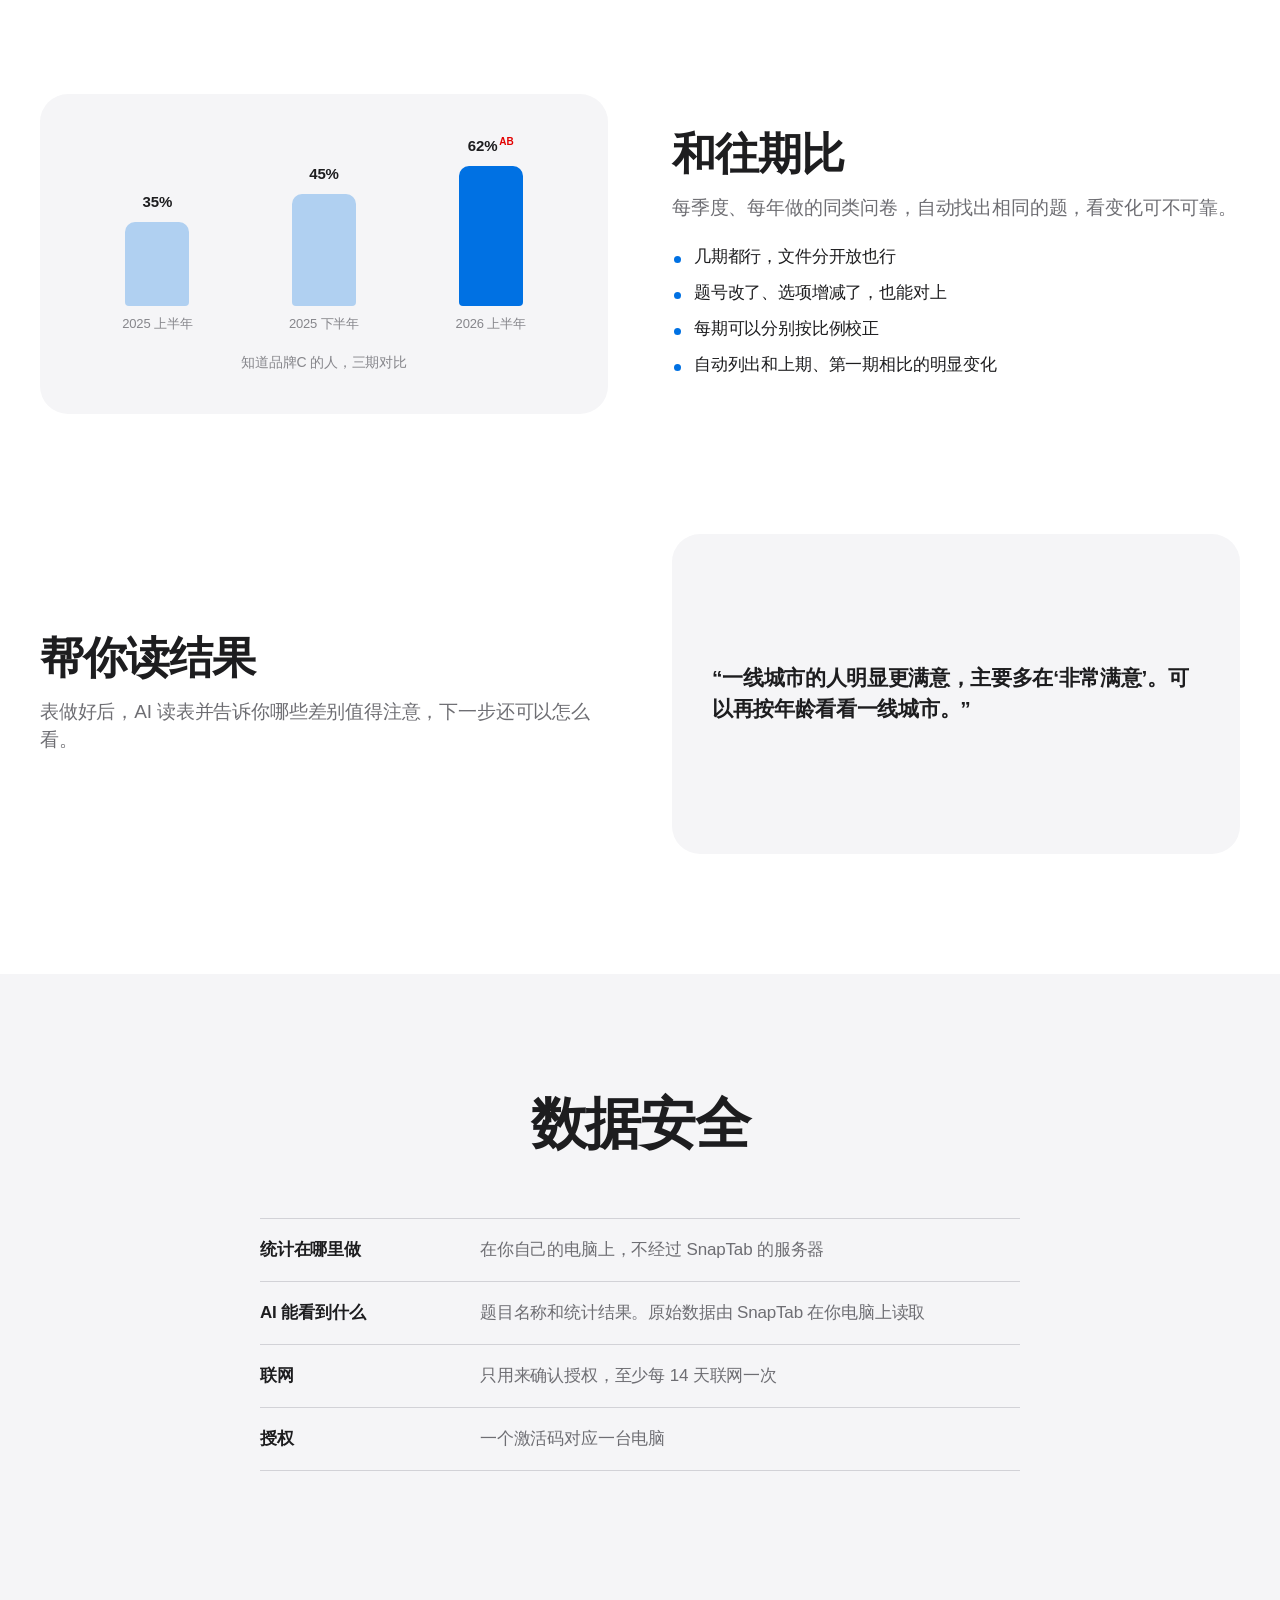
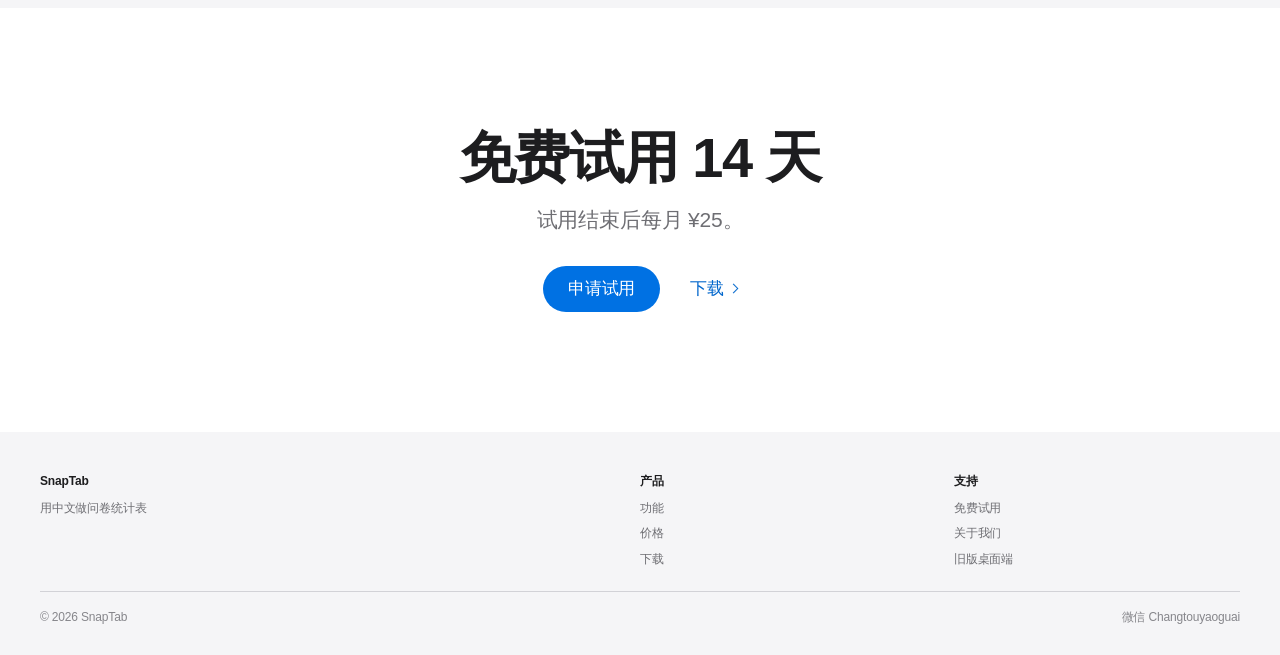
<file: features.html>
<!doctype html>
<html lang="zh-CN">
<head>
<meta charset="utf-8">
<meta name="viewport" content="width=device-width, initial-scale=1">
<title>功能 - SnapTab | 问卷统计表、差异检验、加权、往期对比</title>
<meta name="description" content="SnapTab 读取 SPSS 问卷数据，自动生成出表方案，输出 Excel 统计表（交叉表），标出差别是否可靠，支持按比例校正（加权）和往期对比。">
<link rel="canonical" href="https://snaptabdata.github.io/snaptab-site/features.html">
<meta property="og:type" content="website">
<meta property="og:url" content="https://snaptabdata.github.io/snaptab-site/features.html">
<meta property="og:title" content="功能 - SnapTab | 问卷统计表、差异检验、加权、往期对比">
<meta property="og:description" content="SnapTab 读取 SPSS 问卷数据，自动生成出表方案，输出 Excel 统计表（交叉表），标出差别是否可靠，支持按比例校正（加权）和往期对比。">
<meta property="og:image" content="https://snaptabdata.github.io/snaptab-site/assets/og-image.png">
<meta property="og:locale" content="zh_CN">
<meta name="theme-color" content="#ffffff" media="(prefers-color-scheme: light)">
<meta name="theme-color" content="#000000" media="(prefers-color-scheme: dark)">
<link rel="icon" href="assets/snaptab-mark.svg" type="image/svg+xml">
<link rel="apple-touch-icon" href="assets/snaptab-mark.png">
<link rel="stylesheet" href="assets/snaptab.css?v=202611110907">
<script>document.documentElement.classList.add("js");setTimeout(function(){if(!document.documentElement.hasAttribute("data-ready"))document.documentElement.classList.remove("js")},2500)</script>
</head>
<body>
<header class="nav">
  <div class="nav-in wide">
    <a class="brand" href="index.html"><img src="assets/snaptab-mark.svg" alt="" width="22" height="22">SnapTab</a>
    <ul class="nav-links" id="nav-links">
      <li><a href="index.html">概览</a></li>
      <li><a href="features.html" aria-current="page">功能</a></li>
      <li><a href="pricing.html">价格</a></li>
      <li><a href="download.html">下载</a></li>
      <li><a href="about.html">关于</a></li>
    </ul>
    <a class="btn small nav-cta" href="trial.html">免费试用</a>
    <button class="nav-toggle" type="button" aria-controls="nav-links" aria-expanded="false" aria-label="打开菜单">
      <svg viewBox="0 0 20 20" fill="none" stroke="currentColor" stroke-width="1.6" stroke-linecap="round"><path d="M3 7h14M3 13h14"/></svg>
    </button>
  </div>
</header>
<main>
<section class="page-hero">
  <div class="wrap">
    <h1>功能</h1>
    <p class="lede">从问卷数据到 Excel 统计表。</p>
  </div>
</section>

<section class="sec" style="padding-top:24px">
  <div class="wide">
    <div class="feature" data-reveal>
      <div>
        <h2>读问卷数据</h2>
        <p>读取 SPSS 格式（.sav）的问卷数据，不用打开 SPSS。</p>
        <ul>
          <li>题目和选项名称自动读出</li>
          <li>单选、多选、打分题自动分清</li>
          <li>多选题的各种记录方式自动统一</li>
          <li>“不知道”“说不清”默认不算进平均分</li>
        </ul>
      </div>
      <div class="feature-art">
        <div class="vars" aria-hidden="true">
          <span><b>gender</b>性别</span><span><b>age_group</b>年龄段</span><span><b>city_tier</b>城市</span>
          <span><b>Q1</b>最常用的品牌</span><span><b>Q2</b>知道哪些品牌（多选）</span><span><b>Q3</b>满意度</span>
          <span><b>Q4</b>推荐意愿 0–10 分</span><span><b>Q6</b>是否考虑换车</span>
        </div>
      </div>
    </div>

    <div class="feature flip" data-reveal>
      <div>
        <h2>出表方案</h2>
        <p>一份 Excel，写明出哪些表、按哪些人群分、要不要按比例校正。</p>
        <ul>
          <li>按数据自动生成</li>
          <li>要改哪里，用中文说</li>
          <li>出表前自动检查错误</li>
          <li>改之前自动备份</li>
        </ul>
      </div>
      <div class="feature-art">
        <div class="specrows" aria-hidden="true">
          <div><span>Q1</span><span>单选</span><span>最常用的品牌</span><span class="ok">没问题</span></div>
          <div><span>Q2</span><span>多选</span><span>知道哪些品牌</span><span class="ok">没问题</span></div>
          <div><span>Q3</span><span>打分</span><span>满意比例、平均分</span><span class="ok">没问题</span></div>
          <div><span>Q4</span><span>打分</span><span>推荐比例、平均分</span><span class="ok">没问题</span></div>
        </div>
      </div>
    </div>

    <div class="feature" data-reveal>
      <div>
        <h2>统计表</h2>
        <p>Excel 格式，每道题按人群列出百分比和人数。</p>
        <ul>
          <li>差别是否可靠，用红色字母标出</li>
          <li>满意度类题目自动算满意比例和平均分</li>
          <li>可按真实人口比例校正（加权）</li>
          <li>做不出来的表会写明原因</li>
        </ul>
      </div>
      <div class="feature-art">
        <p style="font-size:15px;color:var(--ink-3)">Q3. 满意度：满意比例</p>
        <p class="big-cell" data-count-to="63" style="font-size:clamp(56px,7vw,88px);font-weight:700;letter-spacing:-0.04em;line-height:1.05;margin-top:8px">63%<sup style="font-size:.3em;color:var(--sig);vertical-align:1.7em;margin-left:6px">BC</sup></p>
        <p style="margin-top:10px;color:var(--ink-2)">一线城市 420 人。明显高于二线（50%）和三线及以下（43%）。</p>
      </div>
    </div>

    <div class="feature flip" data-reveal>
      <div>
        <h2>和往期比</h2>
        <p>每季度、每年做的同类问卷，自动找出相同的题，看变化可不可靠。</p>
        <ul>
          <li>几期都行，文件分开放也行</li>
          <li>题号改了、选项增减了，也能对上</li>
          <li>每期可以分别按比例校正</li>
          <li>自动列出和上期、第一期相比的明显变化</li>
        </ul>
      </div>
      <div class="feature-art">
        <div class="waves" aria-hidden="true" style="height:200px">
          <div><em>35%</em><b style="height:42%"></b><span>2025 上半年</span></div>
          <div><em>45%</em><b style="height:56%"></b><span>2025 下半年</span></div>
          <div><em>62%<sup>AB</sup></em><b style="height:78%"></b><span>2026 上半年</span></div>
        </div>
        <p style="margin-top:18px;font-size:14px;color:var(--ink-3);text-align:center">知道品牌C 的人，三期对比</p>
      </div>
    </div>

    <div class="feature" data-reveal>
      <div>
        <h2>帮你读结果</h2>
        <p>表做好后，AI 读表并告诉你哪些差别值得注意，下一步还可以怎么看。</p>
      </div>
      <div class="feature-art">
        <p style="font-size:21px;line-height:1.45;font-weight:600;letter-spacing:-0.015em">“一线城市的人明显更满意，主要多在‘非常满意’。可以再按年龄看看一线城市。”</p>
      </div>
    </div>
  </div>
</section>

<section class="sec alt">
  <div class="wrap">
    <div class="sec-head" data-reveal>
      <h2>数据安全</h2>
    </div>
    <dl class="specs" data-reveal>
      <div><dt>统计在哪里做</dt><dd>在你自己的电脑上，不经过 SnapTab 的服务器</dd></div>
      <div><dt>AI 能看到什么</dt><dd>题目名称和统计结果。原始数据由 SnapTab 在你电脑上读取</dd></div>
      <div><dt>联网</dt><dd>只用来确认授权，至少每 14 天联网一次</dd></div>
      <div><dt>授权</dt><dd>一个激活码对应一台电脑</dd></div>
    </dl>
  </div>
</section>

<section class="sec">
  <div class="wrap closer" data-reveal>
    <h2>免费试用 14 天</h2>
    <p>试用结束后每月 ¥25。</p>
    <div class="actions">
      <a class="btn" href="trial.html">申请试用</a>
      <a class="more" href="download.html">下载</a>
    </div>
  </div>
</section>
</main>
<footer class="foot">
  <div class="wide">
    <div class="foot-cols">
      <div><b>SnapTab</b><p>用中文做问卷统计表</p></div>
      <div><b>产品</b><ul><li><a href="features.html">功能</a></li><li><a href="pricing.html">价格</a></li><li><a href="download.html">下载</a></li></ul></div>
      <div><b>支持</b><ul><li><a href="trial.html">免费试用</a></li><li><a href="about.html">关于我们</a></li><li><a href="download-v1.html">旧版桌面端</a></li></ul></div>
    </div>
    <div class="foot-legal"><span>© 2026 SnapTab</span><span>微信 Changtouyaoguai</span></div>
  </div>
</footer>
<script src="assets/snaptab.js?v=202611110907" defer></script>
</body>
</html>
</file>
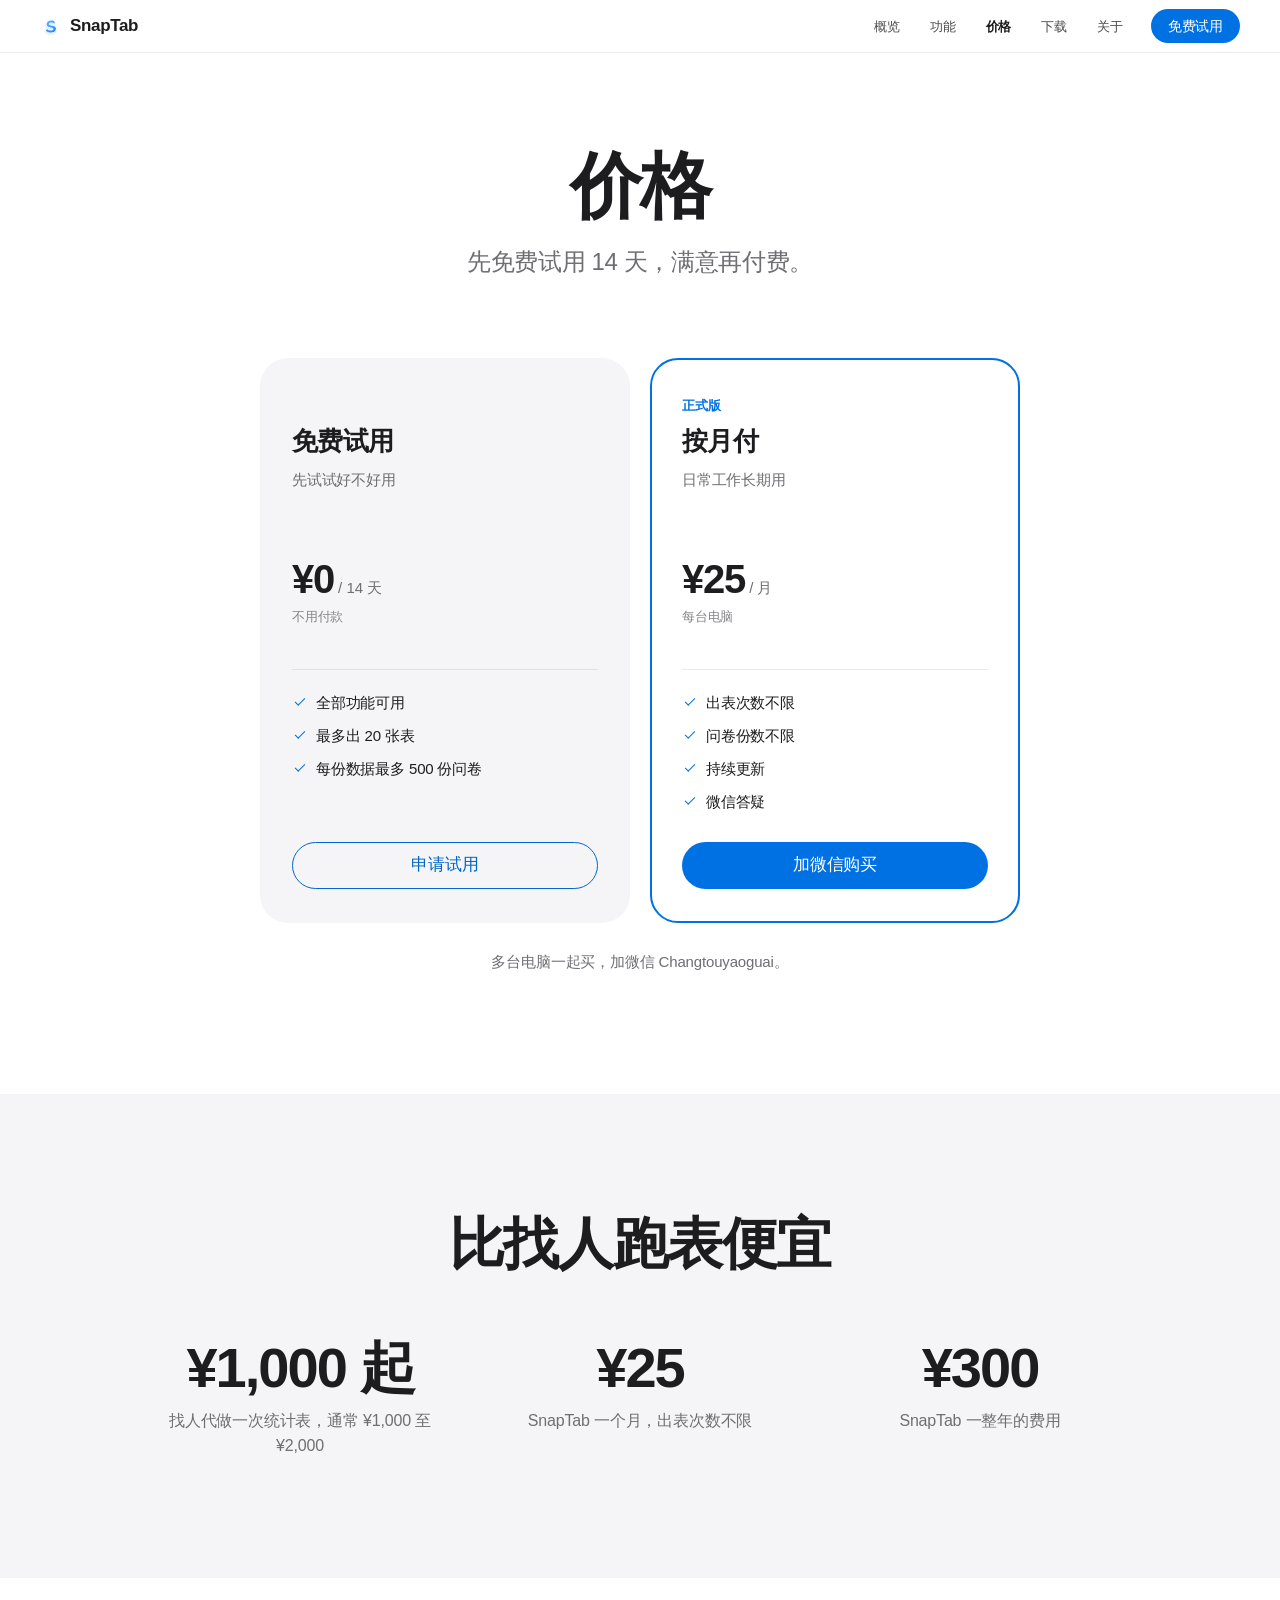
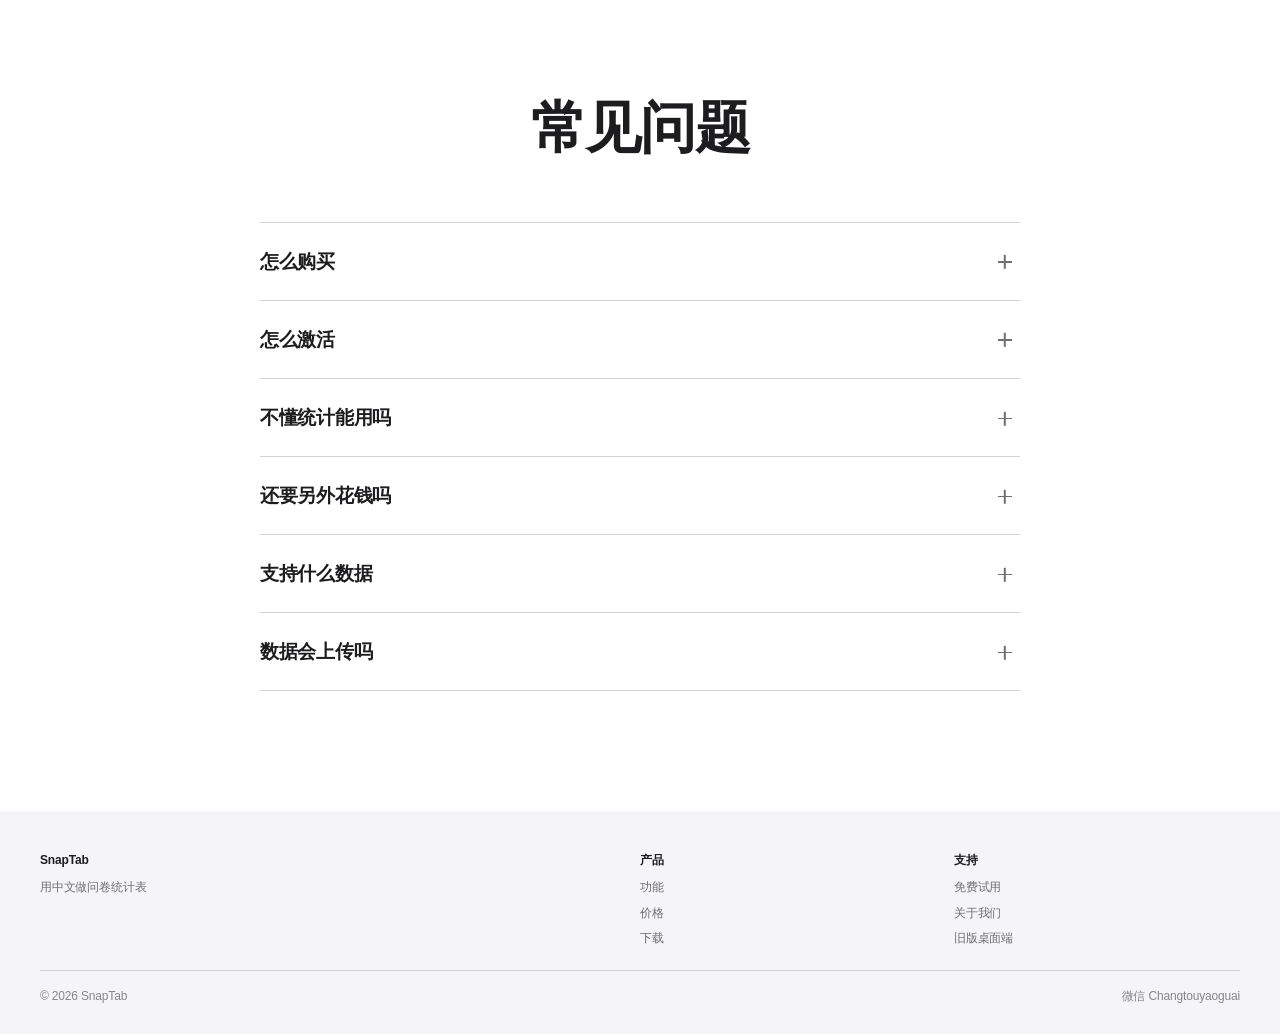
<file: pricing.html>
<!doctype html>
<html lang="zh-CN">
<head>
<meta charset="utf-8">
<meta name="viewport" content="width=device-width, initial-scale=1">
<title>价格 - SnapTab | 每月 ¥25，免费试用 14 天</title>
<meta name="description" content="SnapTab 每月 ¥25，出表次数不限，可免费试用 14 天。找人代做一次统计表通常 ¥1,000 至 ¥2,000。">
<link rel="canonical" href="https://snaptabdata.github.io/snaptab-site/pricing.html">
<meta property="og:type" content="website">
<meta property="og:url" content="https://snaptabdata.github.io/snaptab-site/pricing.html">
<meta property="og:title" content="价格 - SnapTab | 每月 ¥25，免费试用 14 天">
<meta property="og:description" content="SnapTab 每月 ¥25，出表次数不限，可免费试用 14 天。找人代做一次统计表通常 ¥1,000 至 ¥2,000。">
<meta property="og:image" content="https://snaptabdata.github.io/snaptab-site/assets/og-image.png">
<meta property="og:locale" content="zh_CN">
<meta name="theme-color" content="#ffffff" media="(prefers-color-scheme: light)">
<meta name="theme-color" content="#000000" media="(prefers-color-scheme: dark)">
<link rel="icon" href="assets/snaptab-mark.svg" type="image/svg+xml">
<link rel="apple-touch-icon" href="assets/snaptab-mark.png">
<link rel="stylesheet" href="assets/snaptab.css?v=202611110907">
<script>document.documentElement.classList.add("js");setTimeout(function(){if(!document.documentElement.hasAttribute("data-ready"))document.documentElement.classList.remove("js")},2500)</script>
</head>
<body>
<header class="nav">
  <div class="nav-in wide">
    <a class="brand" href="index.html"><img src="assets/snaptab-mark.svg" alt="" width="22" height="22">SnapTab</a>
    <ul class="nav-links" id="nav-links">
      <li><a href="index.html">概览</a></li>
      <li><a href="features.html">功能</a></li>
      <li><a href="pricing.html" aria-current="page">价格</a></li>
      <li><a href="download.html">下载</a></li>
      <li><a href="about.html">关于</a></li>
    </ul>
    <a class="btn small nav-cta" href="trial.html">免费试用</a>
    <button class="nav-toggle" type="button" aria-controls="nav-links" aria-expanded="false" aria-label="打开菜单">
      <svg viewBox="0 0 20 20" fill="none" stroke="currentColor" stroke-width="1.6" stroke-linecap="round"><path d="M3 7h14M3 13h14"/></svg>
    </button>
  </div>
</header>
<main>
<section class="page-hero">
  <div class="wrap">
    <h1>价格</h1>
    <p class="lede">先免费试用 14 天，满意再付费。</p>
  </div>
</section>

<section class="sec" style="padding-top:8px">
  <div class="wrap">
    <div class="plans two" data-stagger>
      <article class="plan">
        <p class="tag"></p>
        <h3>免费试用</h3>
        <p class="for">先试试好不好用</p>
        <p class="price">¥0<small>/ 14 天</small></p>
        <p class="sub">不用付款</p>
        <ul>
          <li>全部功能可用</li>
          <li>最多出 20 张表</li>
          <li>每份数据最多 500 份问卷</li>
        </ul>
        <a class="btn ghost" href="trial.html">申请试用</a>
      </article>

      <article class="plan pick">
        <p class="tag">正式版</p>
        <h3>按月付</h3>
        <p class="for">日常工作长期用</p>
        <p class="price">¥25<small>/ 月</small></p>
        <p class="sub">每台电脑</p>
        <ul>
          <li>出表次数不限</li>
          <li>问卷份数不限</li>
          <li>持续更新</li>
          <li>微信答疑</li>
        </ul>
        <a class="btn" href="about.html#contact">加微信购买</a>
      </article>
    </div>
    <p class="hosts-note">多台电脑一起买，加微信 Changtouyaoguai。</p>
  </div>
</section>

<section class="sec alt">
  <div class="wrap">
    <div class="sec-head" data-reveal>
      <h2>比找人跑表便宜</h2>
    </div>
    <div class="roi" data-stagger>
      <div><b>¥1,000 起</b><p>找人代做一次统计表，通常 ¥1,000 至 ¥2,000</p></div>
      <div><b>¥25</b><p>SnapTab 一个月，出表次数不限</p></div>
      <div><b>¥300</b><p>SnapTab 一整年的费用</p></div>
    </div>
  </div>
</section>

<section class="sec">
  <div class="wrap">
    <div class="sec-head" data-reveal><h2>常见问题</h2></div>
    <div class="faq" data-reveal>
      <details>
        <summary>怎么购买</summary>
        <p>加微信 Changtouyaoguai，付款后发你激活码。</p>
      </details>
      <details>
        <summary>怎么激活</summary>
        <p>安装后重启 AI 软件，在对话里输入“激活 SnapTab，激活码 ACT1-……”。</p>
      </details>
      <details>
        <summary>不懂统计能用吗</summary>
        <p>能。用中文说想看什么就行，差别是否可靠已经在表里标好。</p>
      </details>
      <details>
        <summary>还要另外花钱吗</summary>
        <p>需要一个 AI 软件，比如 Claude、Codex、DeepSeek Harness、WorkBuddy。这些软件按它们自己的价格收费，不包含在 SnapTab 的 ¥25 里。</p>
      </details>
      <details>
        <summary>支持什么数据</summary>
        <p>SPSS 格式（.sav 文件）的问卷数据。问卷平台导出数据时选 SPSS 格式。</p>
      </details>
      <details>
        <summary>数据会上传吗</summary>
        <p>统计在你自己的电脑上完成，不经过 SnapTab 的服务器。AI 软件会看到题目名称和统计结果。</p>
      </details>
    </div>
  </div>
</section>
</main>
<footer class="foot">
  <div class="wide">
    <div class="foot-cols">
      <div><b>SnapTab</b><p>用中文做问卷统计表</p></div>
      <div><b>产品</b><ul><li><a href="features.html">功能</a></li><li><a href="pricing.html">价格</a></li><li><a href="download.html">下载</a></li></ul></div>
      <div><b>支持</b><ul><li><a href="trial.html">免费试用</a></li><li><a href="about.html">关于我们</a></li><li><a href="download-v1.html">旧版桌面端</a></li></ul></div>
    </div>
    <div class="foot-legal"><span>© 2026 SnapTab</span><span>微信 Changtouyaoguai</span></div>
  </div>
</footer>
<script src="assets/snaptab.js?v=202611110907" defer></script>
</body>
</html>
</file>
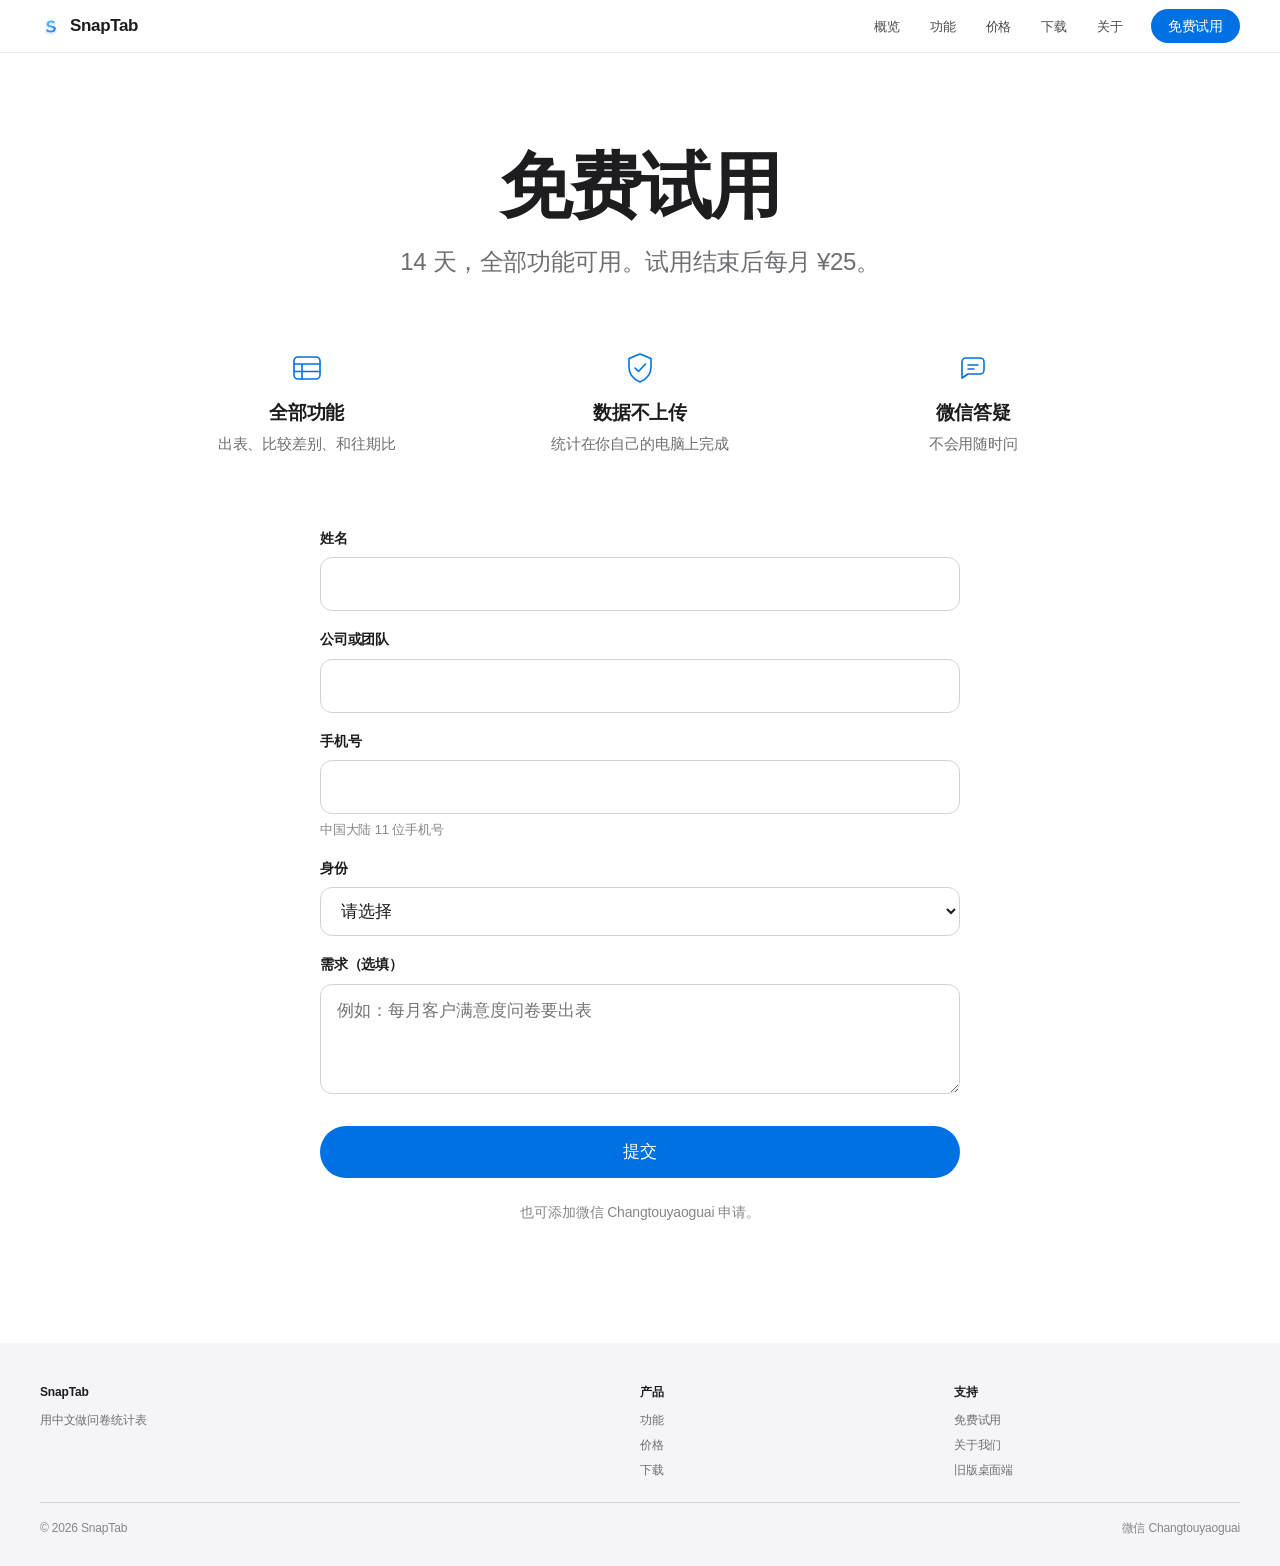
<file: trial.html>
<!doctype html>
<html lang="zh-CN">
<head>
<meta charset="utf-8">
<meta name="viewport" content="width=device-width, initial-scale=1">
<title>免费试用 SnapTab - 14 天试用激活码</title>
<meta name="description" content="申请 SnapTab 14 天免费试用，用中文做问卷统计表。试用结束后每月 ¥25。">
<link rel="canonical" href="https://snaptabdata.github.io/snaptab-site/trial.html">
<meta property="og:type" content="website">
<meta property="og:url" content="https://snaptabdata.github.io/snaptab-site/trial.html">
<meta property="og:title" content="免费试用 SnapTab - 14 天试用激活码">
<meta property="og:description" content="申请 SnapTab 14 天免费试用，用中文做问卷统计表。试用结束后每月 ¥25。">
<meta property="og:image" content="https://snaptabdata.github.io/snaptab-site/assets/og-image.png">
<meta property="og:locale" content="zh_CN">
<meta name="theme-color" content="#ffffff" media="(prefers-color-scheme: light)">
<meta name="theme-color" content="#000000" media="(prefers-color-scheme: dark)">
<link rel="icon" href="assets/snaptab-mark.svg" type="image/svg+xml">
<link rel="apple-touch-icon" href="assets/snaptab-mark.png">
<link rel="stylesheet" href="assets/snaptab.css?v=202611110907">
<script>document.documentElement.classList.add("js");setTimeout(function(){if(!document.documentElement.hasAttribute("data-ready"))document.documentElement.classList.remove("js")},2500)</script>
</head>
<body>
<header class="nav">
  <div class="nav-in wide">
    <a class="brand" href="index.html"><img src="assets/snaptab-mark.svg" alt="" width="22" height="22">SnapTab</a>
    <ul class="nav-links" id="nav-links">
      <li><a href="index.html">概览</a></li>
      <li><a href="features.html">功能</a></li>
      <li><a href="pricing.html">价格</a></li>
      <li><a href="download.html">下载</a></li>
      <li><a href="about.html">关于</a></li>
    </ul>
    <a class="btn small nav-cta" href="trial.html">免费试用</a>
    <button class="nav-toggle" type="button" aria-controls="nav-links" aria-expanded="false" aria-label="打开菜单">
      <svg viewBox="0 0 20 20" fill="none" stroke="currentColor" stroke-width="1.6" stroke-linecap="round"><path d="M3 7h14M3 13h14"/></svg>
    </button>
  </div>
</header>
<main>
<section class="page-hero">
  <div class="wrap">
    <h1>免费试用</h1>
    <p class="lede">14 天，全部功能可用。试用结束后每月 ¥25。</p>
  </div>
</section>

<section class="sec" style="padding-top:0">
  <div class="wrap">
    <div class="perks" data-stagger>
      <div>
        <svg viewBox="0 0 36 36" fill="none" stroke="currentColor" stroke-width="1.6" stroke-linecap="round" stroke-linejoin="round" aria-hidden="true"><rect x="5" y="7" width="26" height="22" rx="4"/><path d="M5 14h26M13 14v15M5 21.5h26"/></svg>
        <b>全部功能</b><span>出表、比较差别、和往期比</span>
      </div>
      <div>
        <svg viewBox="0 0 36 36" fill="none" stroke="currentColor" stroke-width="1.6" stroke-linecap="round" stroke-linejoin="round" aria-hidden="true"><path d="M18 4l11 4.5v8.5c0 7-4.7 12.3-11 15-6.3-2.7-11-8-11-15V8.5z"/><path d="M13 18l3.5 3.5L23.5 14"/></svg>
        <b>数据不上传</b><span>统计在你自己的电脑上完成</span>
      </div>
      <div>
        <svg viewBox="0 0 36 36" fill="none" stroke="currentColor" stroke-width="1.6" stroke-linecap="round" stroke-linejoin="round" aria-hidden="true"><path d="M7 26V12a4 4 0 014-4h14a4 4 0 014 4v8a4 4 0 01-4 4H13l-6 4z"/><path d="M13 15h10M13 19h6"/></svg>
        <b>微信答疑</b><span>不会用随时问</span>
      </div>
    </div>

    <div class="form-wrap" data-reveal>
      <form class="form" data-trial-form>
        <div><label for="f-name">姓名</label><input id="f-name" type="text" name="name" required autocomplete="name"></div>
        <div><label for="f-company">公司或团队</label><input id="f-company" type="text" name="company" required autocomplete="organization"></div>
        <div>
          <label for="f-contact">手机号</label>
          <input id="f-contact" type="tel" name="contact" required inputmode="numeric" autocomplete="tel-national" maxlength="20">
          <p class="hint">中国大陆 11 位手机号</p>
        </div>
        <div>
          <label for="f-team">身份</label>
          <select id="f-team" name="teamType" required>
            <option value="">请选择</option>
            <option>公司职员</option>
            <option>老板或管理者</option>
            <option>调研公司或跑表外包</option>
            <option>学生或老师</option>
            <option>其他</option>
          </select>
        </div>
        <div><label for="f-goal">需求（选填）</label><textarea id="f-goal" name="goal" rows="3" placeholder="例如：每月客户满意度问卷要出表"></textarea></div>
        <button class="btn" type="submit">提交</button>
      </form>
      <div class="result" data-trial-result aria-live="polite"></div>
      <p class="form-foot">也可添加微信 Changtouyaoguai 申请。</p>
    </div>
  </div>
</section>
</main>
<footer class="foot">
  <div class="wide">
    <div class="foot-cols">
      <div><b>SnapTab</b><p>用中文做问卷统计表</p></div>
      <div><b>产品</b><ul><li><a href="features.html">功能</a></li><li><a href="pricing.html">价格</a></li><li><a href="download.html">下载</a></li></ul></div>
      <div><b>支持</b><ul><li><a href="trial.html">免费试用</a></li><li><a href="about.html">关于我们</a></li><li><a href="download-v1.html">旧版桌面端</a></li></ul></div>
    </div>
    <div class="foot-legal"><span>© 2026 SnapTab</span><span>微信 Changtouyaoguai</span></div>
  </div>
</footer>
<script src="assets/snaptab.js?v=202611110907" defer></script>
</body>
</html>
</file>
<file: assets/snaptab.css>
/* SnapTab 官网样式（2026-11 改版）：系统字体、大留白、大标题、少用色。 */

:root {
  --bg: #ffffff;
  --bg-alt: #f5f5f7;
  --tile: #f5f5f7;
  --tile-on-alt: #ffffff;
  --ink: #1d1d1f;
  --ink-2: #6e6e73;
  --ink-3: #86868b;
  --line: #d2d2d7;
  --hair: rgba(0, 0, 0, 0.08);
  --blue: #0071e3;
  --blue-hover: #0077ed;
  --link: #0066cc;
  --sig: #e30000;
  --up: #1a8c3a;
  --nav-bg: rgba(255, 255, 255, 0.78);
  --shot-shadow: 0 30px 80px rgba(0, 0, 0, 0.12), 0 8px 24px rgba(0, 0, 0, 0.06);
  --font: -apple-system, BlinkMacSystemFont, "SF Pro Text", "SF Pro Display", "PingFang SC", "Hiragino Sans GB",
    "Microsoft YaHei", "Noto Sans CJK SC", "Helvetica Neue", Arial, sans-serif;
  --wrap: 980px;
  --wide: 1200px;
  color-scheme: light dark;
}

@media (prefers-color-scheme: dark) {
  :root {
    --bg: #000000;
    --bg-alt: #101012;
    --tile: #1d1d1f;
    --tile-on-alt: #1d1d1f;
    --ink: #f5f5f7;
    --ink-2: #a1a1a6;
    --ink-3: #86868b;
    --line: #424245;
    --hair: rgba(255, 255, 255, 0.12);
    --blue: #0071e3;
    --blue-hover: #147ce5;
    --link: #2997ff;
    --sig: #ff453a;
    --up: #30d158;
    --nav-bg: rgba(22, 22, 23, 0.78);
    --shot-shadow: 0 30px 80px rgba(0, 0, 0, 0.6);
  }
}

*, *::before, *::after { box-sizing: border-box; }

html { -webkit-text-size-adjust: 100%; scroll-behavior: smooth; }

body {
  margin: 0;
  background: var(--bg);
  color: var(--ink);
  font-family: var(--font);
  font-size: 17px;
  line-height: 1.53;
  letter-spacing: -0.01em;
  -webkit-font-smoothing: antialiased;
  -moz-osx-font-smoothing: grayscale;
}

img, svg { display: block; max-width: 100%; }
a { color: var(--link); text-decoration: none; }
a:hover { text-decoration: underline; }
:focus-visible { outline: 2px solid var(--blue); outline-offset: 3px; border-radius: 6px; }
h1, h2, h3, h4, p { margin: 0; }
h1, h2, .lede, .sec-head p, .closer p { text-wrap: balance; }
.wrap { width: min(var(--wrap), 100% - 44px); margin-inline: auto; }
.wide { width: min(var(--wide), 100% - 44px); margin-inline: auto; }
.center { text-align: center; }
.sr-only { position: absolute; width: 1px; height: 1px; overflow: hidden; clip: rect(0 0 0 0); white-space: nowrap; }

/* ───────── 导航 ───────── */

.nav {
  position: sticky; top: 0; z-index: 50;
  background: var(--nav-bg);
  -webkit-backdrop-filter: saturate(180%) blur(20px);
  backdrop-filter: saturate(180%) blur(20px);
  border-bottom: 1px solid var(--hair);
}
.nav-in { height: 52px; display: flex; align-items: center; gap: 28px; }
.brand { display: flex; align-items: center; gap: 8px; color: var(--ink); font-weight: 600; font-size: 17px; letter-spacing: -0.02em; }
.brand:hover { text-decoration: none; }
.brand img { width: 22px; height: 22px; }
.nav-links { display: flex; gap: 30px; margin-left: auto; list-style: none; padding: 0; margin-block: 0; }
.nav-links a { color: var(--ink); opacity: 0.8; font-size: 13px; }
.nav-links a:hover { opacity: 1; text-decoration: none; }
.nav-links a[aria-current="page"] { opacity: 1; font-weight: 600; }
.nav-cta { font-size: 13px; padding: 5px 14px; }
.nav-toggle { display: none; margin-left: auto; width: 40px; height: 40px; border: 0; background: none; color: var(--ink); cursor: pointer; border-radius: 10px; }
.nav-toggle svg { width: 20px; height: 20px; margin: auto; }

@media (max-width: 760px) {
  .nav-in { gap: 8px; }
  .nav-toggle { display: grid; }
  .nav-links {
    display: none; position: absolute; left: 0; right: 0; top: 52px;
    flex-direction: column; gap: 0; padding: 8px 22px 20px;
    background: var(--bg); border-bottom: 1px solid var(--hair);
  }
  .nav.open .nav-links { display: flex; }
  .nav-links a { display: block; padding: 12px 0; font-size: 20px; font-weight: 600; opacity: 1; border-bottom: 1px solid var(--hair); }
  .nav-cta { order: 3; }
}

/* ───────── 按钮和链接 ───────── */

.btn {
  display: inline-flex; align-items: center; justify-content: center; gap: 6px;
  background: var(--blue); color: #fff; border: 1px solid transparent;
  font: inherit; font-size: 17px; font-weight: 400; line-height: 1.2;
  padding: 12px 24px; border-radius: 980px; cursor: pointer;
  transition: background-color 0.2s ease;
}
.btn:hover { background: var(--blue-hover); text-decoration: none; }
.btn.ghost { background: transparent; color: var(--link); border-color: var(--link); }
.btn.ghost:hover { background: var(--link); color: #fff; }
.btn.small { font-size: 14px; padding: 8px 16px; }
.btn[disabled] { opacity: 0.5; cursor: default; }
.more { display: inline-flex; align-items: center; gap: 2px; font-size: 17px; }
.more::after {
  content: ""; width: 7px; height: 7px; margin-left: 4px;
  border-top: 1.5px solid currentColor; border-right: 1.5px solid currentColor; transform: rotate(45deg);
}
.actions { display: flex; flex-wrap: wrap; align-items: center; justify-content: center; gap: 16px 30px; }

/* ───────── 版面 ───────── */

.sec { padding: 120px 0; }
.sec.alt { background: var(--bg-alt); }
.sec.tight { padding: 88px 0; }
.sec-head { text-align: center; margin-bottom: 64px; }
.sec-head h2, .h2 { font-size: clamp(34px, 5vw, 56px); line-height: 1.07; font-weight: 600; letter-spacing: -0.025em; }
.sec-head p, .lede { margin-top: 16px; font-size: clamp(19px, 2vw, 24px); line-height: 1.38; color: var(--ink-2); letter-spacing: -0.015em; }
.sec-head p { max-width: 34em; margin-inline: auto; }

@media (max-width: 760px) {
  .sec { padding: 76px 0; }
  .sec-head { margin-bottom: 40px; }
}

/* ───────── 首屏 ───────── */

.hero { padding: 88px 0 0; text-align: center; overflow: hidden; }
.hero .kicker { font-size: clamp(19px, 2.4vw, 26px); font-weight: 600; letter-spacing: -0.02em; }
.hero h1 {
  margin-top: 10px;
  font-size: clamp(44px, 8vw, 88px); line-height: 1.04; font-weight: 700; letter-spacing: -0.035em;
}
.hero .lede { max-width: 30em; margin: 22px auto 0; }
.hero .actions { margin-top: 34px; }
.hero .stage { margin: 72px auto 0; padding-bottom: 120px; }
.page-hero { padding: 96px 0 72px; text-align: center; }
.page-hero h1 { font-size: clamp(40px, 7vw, 72px); line-height: 1.05; font-weight: 700; letter-spacing: -0.03em; }
.page-hero .lede { max-width: 32em; margin: 20px auto 0; }
.page-hero .actions { margin-top: 30px; }

@media (max-width: 760px) {
  .hero { padding-top: 56px; }
  .hero .stage { margin-top: 48px; padding-bottom: 76px; }
  .page-hero { padding: 64px 0 48px; }
}

/* ───────── 首屏的交叉表“产品图” ───────── */

.shot {
  max-width: 920px; margin-inline: auto; text-align: left;
  background: var(--bg); border: 1px solid var(--hair); border-radius: 24px;
  box-shadow: var(--shot-shadow); overflow: hidden;
}
.shot-bar { display: flex; align-items: center; gap: 8px; padding: 14px 18px; border-bottom: 1px solid var(--hair); }
.shot-bar i { width: 12px; height: 12px; border-radius: 50%; background: var(--line); }
.shot-bar span { margin-left: 10px; font-size: 13px; color: var(--ink-3); }
.ask { padding: 26px 28px 6px; display: grid; gap: 14px; }
.bubble {
  justify-self: end; max-width: 80%;
  background: var(--blue); color: #fff; padding: 11px 16px; border-radius: 20px 20px 6px 20px;
  font-size: 15px; line-height: 1.45;
}
.reply { max-width: 90%; font-size: 15px; line-height: 1.55; color: var(--ink); }
.reply b { font-weight: 600; }
.sheet { padding: 18px 28px 30px; overflow-x: auto; }
.sheet-title { font-size: 15px; font-weight: 600; margin-bottom: 12px; }
.xt { border-collapse: collapse; width: 100%; min-width: 640px; font-size: 14px; font-variant-numeric: tabular-nums; }
.xt th, .xt td { padding: 7px 10px; text-align: right; white-space: nowrap; }
.xt th:first-child, .xt td:first-child { text-align: left; color: var(--ink-2); }
.xt thead th { font-weight: 600; color: var(--ink); border-bottom: 1px solid var(--line); vertical-align: bottom; }
.xt thead .grp th { font-weight: 500; color: var(--ink-3); font-size: 12px; border-bottom: 0; padding-bottom: 2px; }
.xt thead .grp th[colspan] { text-align: center; }
.xt thead em { display: block; font-style: normal; font-weight: 400; color: var(--ink-3); font-size: 12px; }
.xt tbody tr + tr td { border-top: 1px solid var(--hair); }
.xt .gs { border-left: 1px solid var(--line); padding-left: 14px; }
.xt thead .grp th.gs { border-bottom: 1px solid var(--line); text-align: center; padding-bottom: 6px; }
.xt .sum td { font-weight: 600; color: var(--ink); }
.xt .base td { color: var(--ink-3); font-size: 13px; }
.xt sup { color: var(--sig); font-weight: 600; font-size: 11px; margin-left: 3px; vertical-align: 2px; }
.xt .hi { background: color-mix(in srgb, var(--blue) 7%, transparent); }
.sheet-note { margin-top: 12px; font-size: 12px; color: var(--ink-3); }
.sheet-note b { color: var(--sig); font-weight: 600; }

@media (prefers-reduced-motion: no-preference) {
  .shot .bubble { animation: rise 0.6s 0.2s both cubic-bezier(0.2, 0.8, 0.2, 1); }
  .shot .reply { animation: fade 0.6s 0.9s both; }
  .shot .xt tbody tr { animation: fade 0.45s both; }
  .shot .xt tbody tr:nth-child(1) { animation-delay: 1.2s; }
  .shot .xt tbody tr:nth-child(2) { animation-delay: 1.28s; }
  .shot .xt tbody tr:nth-child(3) { animation-delay: 1.36s; }
  .shot .xt tbody tr:nth-child(4) { animation-delay: 1.44s; }
  .shot .xt tbody tr:nth-child(5) { animation-delay: 1.52s; }
  .shot .xt tbody tr:nth-child(6) { animation-delay: 1.6s; }
  .shot .xt tbody tr:nth-child(7) { animation-delay: 1.68s; }
  .shot .xt tbody tr:nth-child(8) { animation-delay: 1.76s; }
  @keyframes rise { from { opacity: 0; transform: translateY(10px); } to { opacity: 1; transform: none; } }
  @keyframes fade { from { opacity: 0; } to { opacity: 1; } }
}

@media (max-width: 760px) {
  .ask, .sheet { padding-inline: 18px; }
  .bubble, .reply { font-size: 14px; }
}

/* ───────── 支持的 AI 工具 ───────── */

.hosts { display: flex; flex-wrap: wrap; justify-content: center; gap: 14px 44px; list-style: none; padding: 0; margin: 0; }
.hosts li { font-size: clamp(22px, 3vw, 32px); font-weight: 600; letter-spacing: -0.02em; color: var(--ink); }
.hosts-note { margin-top: 28px; text-align: center; color: var(--ink-2); font-size: 15px; }

/* ───────── 拼贴格 ───────── */

.bento { display: grid; grid-template-columns: repeat(6, 1fr); gap: 20px; }
.tile {
  grid-column: span 3; background: var(--tile); border-radius: 28px; padding: 44px 40px 40px;
  display: flex; flex-direction: column; gap: 12px; min-height: 340px; overflow: hidden;
}
.sec.alt .tile { background: var(--tile-on-alt); }
.tile.w2 { grid-column: span 2; }
.tile.w4 { grid-column: span 4; }
.tile.w6 { grid-column: span 6; }
.tile h3 { font-size: 28px; line-height: 1.14; font-weight: 600; letter-spacing: -0.02em; }
.tile > p { color: var(--ink-2); font-size: 17px; }
.tile .art { margin-top: auto; padding-top: 22px; }
.tile .quote { font-size: 21px; line-height: 1.45; font-weight: 600; letter-spacing: -0.015em; color: var(--ink); }
.tile .quote span { color: var(--up); }
.tile .ico { width: 44px; height: 44px; color: var(--blue); }

@media (max-width: 900px) {
  .tile, .tile.w2, .tile.w4 { grid-column: span 6; min-height: 0; }
  .tile { padding: 34px 28px 30px; border-radius: 24px; }
  .tile h3 { font-size: 24px; }
}

/* 拼贴格里的小插图 */
.tile .big-cell { font-size: clamp(56px, 7vw, 80px); line-height: 1; font-weight: 700; letter-spacing: -0.04em; font-variant-numeric: tabular-nums; }
.tile .big-cell sup { font-size: 0.32em; color: var(--sig); vertical-align: 1.6em; margin-left: 6px; letter-spacing: 0; }
.tile .mini-cap { font-size: 13px; color: var(--ink-3); margin-top: 8px; }
.waves { display: grid; grid-template-columns: repeat(3, 1fr); gap: 12px; align-items: end; height: 150px; }
.waves div { display: flex; flex-direction: column; justify-content: flex-end; align-items: center; gap: 8px; height: 100%; }
.waves b { display: block; width: 100%; max-width: 64px; border-radius: 10px 10px 4px 4px; background: color-mix(in srgb, var(--blue) 28%, var(--tile)); }
.waves div:last-child b { background: var(--blue); }
.waves span { font-size: 13px; color: var(--ink-3); font-variant-numeric: tabular-nums; }
.waves em { font-style: normal; font-size: 15px; font-weight: 600; font-variant-numeric: tabular-nums; }
.waves em sup { color: var(--sig); font-size: 10px; margin-left: 2px; }
.specrows { display: grid; gap: 8px; font-size: 13px; font-variant-numeric: tabular-nums; }
.specrows div { display: grid; grid-template-columns: 54px 64px 1fr 44px; gap: 10px; padding: 9px 12px; border-radius: 10px; background: var(--bg); }
.sec.alt .specrows div { background: var(--bg-alt); }
.specrows span:nth-child(2) { color: var(--ink-3); }
.specrows .ok { color: var(--up); text-align: right; }
.vars { display: flex; flex-wrap: wrap; gap: 8px; }
.vars span { font-size: 13px; padding: 6px 12px; border-radius: 980px; background: var(--bg); color: var(--ink-2); }
.sec.alt .vars span { background: var(--bg-alt); }
.vars span b { color: var(--ink); font-weight: 600; margin-right: 6px; }
.weights { display: grid; gap: 10px; font-size: 13px; color: var(--ink-3); }
.weights div { display: grid; grid-template-columns: 52px 1fr 40px; align-items: center; gap: 10px; }
.weights i { display: block; height: 10px; border-radius: 6px; background: var(--line); }
.weights i.t { background: var(--blue); }

/* ───────── 步骤 ───────── */

.steps { display: grid; grid-template-columns: repeat(3, 1fr); gap: 48px; list-style: none; padding: 0; margin: 0; counter-reset: s; }
.steps li { counter-increment: s; }
.steps li::before {
  content: counter(s); display: grid; place-items: center; width: 36px; height: 36px; margin-bottom: 18px;
  border-radius: 50%; border: 1.5px solid var(--ink); font-weight: 600; font-size: 16px;
}
.steps h3 { font-size: 21px; font-weight: 600; letter-spacing: -0.015em; }
.steps p { margin-top: 8px; color: var(--ink-2); }
.steps code, .quote-say { font-family: inherit; background: var(--tile); padding: 1px 6px; border-radius: 6px; color: var(--ink); }
@media (max-width: 760px) { .steps { grid-template-columns: 1fr; gap: 36px; } }

/* ───────── 收尾号召 ───────── */

.closer { text-align: center; }
.closer h2 { font-size: clamp(34px, 5vw, 56px); line-height: 1.07; font-weight: 600; letter-spacing: -0.025em; }
.closer p { margin: 16px auto 0; max-width: 30em; color: var(--ink-2); font-size: 21px; }
.closer .actions { margin-top: 30px; }

/* ───────── 功能页：左右图文 ───────── */

.feature { display: grid; grid-template-columns: 1fr 1fr; gap: 64px; align-items: center; }
.feature + .feature { margin-top: 120px; }
.feature.flip .feature-art { order: -1; }
.feature h2 { font-size: clamp(30px, 4vw, 44px); line-height: 1.1; font-weight: 600; letter-spacing: -0.025em; }
.feature > div:not(.feature-art) > p { margin-top: 16px; color: var(--ink-2); font-size: 19px; line-height: 1.47; }
.feature ul { margin: 22px 0 0; padding: 0; list-style: none; display: grid; gap: 10px; }
.feature li { position: relative; padding-left: 22px; }
.feature li::before { content: ""; position: absolute; left: 2px; top: 0.72em; width: 7px; height: 7px; border-radius: 50%; background: var(--blue); }
.feature-art { background: var(--tile); border-radius: 28px; padding: 40px; min-height: 320px; display: flex; flex-direction: column; justify-content: center; }
.sec.alt .feature-art { background: var(--tile-on-alt); }
@media (max-width: 900px) {
  .feature { grid-template-columns: 1fr; gap: 32px; }
  .feature.flip .feature-art { order: 0; }
  .feature + .feature { margin-top: 80px; }
  .feature-art { padding: 28px; min-height: 0; }
}

.tool-list { display: grid; grid-template-columns: repeat(3, 1fr); gap: 1px; background: var(--hair); border-radius: 20px; overflow: hidden; }
.tool-list div { background: var(--bg); padding: 22px 24px; }
.sec.alt .tool-list div { background: var(--tile-on-alt); }
.tool-list b { display: block; font-weight: 600; font-size: 16px; }
.tool-list span { display: block; margin-top: 4px; color: var(--ink-2); font-size: 14px; line-height: 1.45; }
@media (max-width: 900px) { .tool-list { grid-template-columns: 1fr 1fr; } }
@media (max-width: 560px) { .tool-list { grid-template-columns: 1fr; } }

/* ───────── 价格 ───────── */

.plans { display: grid; grid-template-columns: repeat(4, 1fr); gap: 20px; align-items: stretch; }
.plan { background: var(--tile); border-radius: 28px; padding: 36px 30px 32px; display: flex; flex-direction: column; border: 2px solid transparent; }
.plan.pick { border-color: var(--blue); background: var(--bg); }
.plan .tag { font-size: 13px; font-weight: 600; color: var(--blue); min-height: 20px; }
.plan h3 { font-size: 26px; font-weight: 600; letter-spacing: -0.02em; margin-top: 6px; }
.plan .for { margin-top: 8px; color: var(--ink-2); font-size: 15px; min-height: 66px; }
.plan .price { margin-top: 22px; font-size: 40px; font-weight: 700; letter-spacing: -0.03em; line-height: 1.1; font-variant-numeric: tabular-nums; }
.plan .price small { font-size: 15px; font-weight: 400; color: var(--ink-2); letter-spacing: 0; margin-left: 4px; }
.plan .price.range { font-size: 30px; }
.plan .sub { margin-top: 6px; font-size: 13px; color: var(--ink-3); min-height: 40px; }
.plan ul { list-style: none; padding: 0; margin: 22px 0 28px; display: grid; gap: 10px; font-size: 15px; border-top: 1px solid var(--hair); padding-top: 22px; }
.plan li { position: relative; padding-left: 24px; }
.plan li::before {
  content: ""; position: absolute; left: 3px; top: 0.4em; width: 10px; height: 5px;
  border-left: 1.8px solid var(--blue); border-bottom: 1.8px solid var(--blue); transform: rotate(-45deg);
}
.plan li.no { color: var(--ink-3); }
.plan li.no::before { border: 0; height: 0; width: 9px; top: 0.75em; border-top: 1.6px solid var(--ink-3); transform: none; }
.plan .btn { margin-top: auto; width: 100%; }
.plans.two { grid-template-columns: 1fr 1fr; max-width: 760px; margin-inline: auto; }
.tile.who { min-height: 0; }
@media (max-width: 1080px) { .plans { grid-template-columns: 1fr 1fr; } }
@media (max-width: 620px) { .plans { grid-template-columns: 1fr; } .plan .for, .plan .sub { min-height: 0; } }

.roi { display: grid; grid-template-columns: repeat(3, 1fr); gap: 40px; text-align: center; }
.roi b { display: block; font-size: clamp(40px, 5vw, 56px); font-weight: 700; letter-spacing: -0.035em; line-height: 1.1; font-variant-numeric: tabular-nums; }
.roi p { margin-top: 10px; color: var(--ink-2); font-size: 16px; max-width: 18em; margin-inline: auto; }
@media (max-width: 760px) { .roi { grid-template-columns: 1fr; gap: 36px; } }

/* ───────── 常见问题 ───────── */

.faq { max-width: 760px; margin-inline: auto; border-top: 1px solid var(--line); }
.faq details { border-bottom: 1px solid var(--line); }
.faq summary {
  list-style: none; cursor: pointer; padding: 24px 40px 24px 0; position: relative;
  font-size: 19px; font-weight: 600; letter-spacing: -0.015em;
}
.faq summary::-webkit-details-marker { display: none; }
.faq summary::after, .faq summary::before {
  content: ""; position: absolute; right: 8px; top: 50%; width: 14px; height: 1.6px; background: var(--ink-2);
  transition: transform 0.25s ease;
}
.faq summary::before { transform: rotate(90deg); }
.faq details[open] summary::before { transform: rotate(0deg); }
.faq details p { padding: 0 40px 24px 0; color: var(--ink-2); }

/* ───────── 下载 ───────── */

.picker { max-width: 860px; }
.pick-label { margin: 0 0 14px; font-size: 15px; font-weight: 600; color: var(--ink-2); text-align: center; }
.seg {
  display: flex; width: fit-content; margin: 0 auto 56px; padding: 4px; gap: 4px;
  background: var(--tile); border-radius: 980px;
}
.seg label {
  padding: 10px 26px; border-radius: 980px; cursor: pointer; font-size: 17px; color: var(--ink-2);
  transition: background-color 0.3s ease, color 0.3s ease, box-shadow 0.3s ease;
}
#os-win:checked ~ .seg label[for="os-win"], #os-mac:checked ~ .seg label[for="os-mac"] {
  background: var(--bg); color: var(--ink); font-weight: 600; box-shadow: 0 2px 8px rgba(0, 0, 0, 0.08);
}
#os-win:focus-visible ~ .seg label[for="os-win"], #os-mac:focus-visible ~ .seg label[for="os-mac"] { outline: 2px solid var(--blue); outline-offset: 2px; }
.picker .mac { display: none; }
#os-mac:checked ~ .dl-grid .win { display: none; }
#os-mac:checked ~ .dl-grid .dl-foot.mac { display: flex; }
#os-mac:checked ~ .dl-grid span.mac { display: inline; }

.dl-grid { display: grid; grid-template-columns: 1fr 1fr; gap: 20px; }
.dl {
  background: var(--tile); border-radius: 28px; padding: 40px;
  display: flex; flex-direction: column; gap: 10px; min-height: 300px;
}
.dl h3 { font-size: 32px; font-weight: 600; letter-spacing: -0.025em; line-height: 1.15; }
.dl p { color: var(--ink-2); font-size: 17px; }
.dl-foot { margin-top: auto; padding-top: 22px; display: flex; flex-direction: column; align-items: flex-start; gap: 10px; }
.dl-foot .file { font-size: 13px; color: var(--ink-3); word-break: break-all; }
.picker .hosts-note { margin-top: 22px; }
@media (max-width: 760px) {
  .dl-grid { grid-template-columns: 1fr; }
  .dl { padding: 30px 26px; min-height: 0; }
  .dl h3 { font-size: 26px; }
  .seg label { padding: 9px 18px; font-size: 15px; }
}

.notice {
  max-width: 760px; margin: 0 auto 56px; padding: 20px 24px; border-radius: 18px;
  background: var(--tile); color: var(--ink-2); font-size: 15px; text-align: center;
}
.notice b { color: var(--ink); font-weight: 600; }

.specs { max-width: 760px; margin-inline: auto; border-top: 1px solid var(--line); }
.specs div { display: grid; grid-template-columns: 200px 1fr; gap: 20px; padding: 18px 0; border-bottom: 1px solid var(--line); }
.specs dt { font-weight: 600; }
.specs dd { margin: 0; color: var(--ink-2); }
@media (max-width: 560px) { .specs div { grid-template-columns: 1fr; gap: 4px; } }

.log { max-width: 760px; margin-inline: auto; display: grid; gap: 0; }
.log article { display: grid; grid-template-columns: 200px 1fr; gap: 20px; padding: 26px 0; border-top: 1px solid var(--line); }
.log h3 { font-size: 21px; font-weight: 600; }
.log time { display: block; color: var(--ink-3); font-size: 14px; margin-top: 2px; }
.log ul { margin: 0; padding-left: 1.1em; color: var(--ink-2); display: grid; gap: 6px; }
@media (max-width: 560px) { .log article { grid-template-columns: 1fr; gap: 10px; } }

/* ───────── 试用表单 ───────── */

.form-wrap { max-width: 640px; margin-inline: auto; }
.form { display: grid; gap: 18px; }
.form label { display: block; font-size: 14px; font-weight: 600; margin-bottom: 8px; }
.form input, .form select, .form textarea {
  width: 100%; font: inherit; font-size: 17px; color: var(--ink);
  background: var(--bg); border: 1px solid var(--line); border-radius: 12px; padding: 13px 16px;
  transition: border-color 0.15s, box-shadow 0.15s;
}
.sec.alt .form input, .sec.alt .form select, .sec.alt .form textarea { background: var(--tile-on-alt); }
.form textarea { resize: vertical; min-height: 110px; }
.form input:focus, .form select:focus, .form textarea:focus { outline: none; border-color: var(--blue); box-shadow: 0 0 0 4px color-mix(in srgb, var(--blue) 22%, transparent); }
.form .hint { margin-top: 6px; font-size: 13px; color: var(--ink-3); }
.form .btn { width: 100%; padding-block: 15px; margin-top: 6px; }
.form-foot { margin-top: 18px; text-align: center; font-size: 14px; color: var(--ink-3); }
.result { margin-top: 24px; }
.result .card { border-radius: 22px; padding: 30px; text-align: center; background: var(--tile); }
.result .card h3 { font-size: 22px; font-weight: 600; }
.result .card p { margin-top: 8px; color: var(--ink-2); font-size: 15px; }
.result .card img { width: 180px; height: 180px; border-radius: 14px; margin: 18px auto; }
.result .card.err { text-align: left; }
.result .card.err h3 { color: var(--sig); font-size: 18px; }
.result .card .actions { margin-top: 18px; }

.perks { display: grid; grid-template-columns: repeat(3, 1fr); gap: 20px; margin-bottom: 72px; }
.perks div { text-align: center; }
.perks svg { width: 36px; height: 36px; margin: 0 auto 12px; color: var(--blue); }
.perks b { display: block; font-size: 19px; font-weight: 600; }
.perks span { display: block; margin-top: 6px; color: var(--ink-2); font-size: 15px; }
@media (max-width: 760px) { .perks { grid-template-columns: 1fr; gap: 28px; } }

/* ───────── 关于 ───────── */

.story { max-width: 720px; margin-inline: auto; }
.story p { font-size: 21px; line-height: 1.6; color: var(--ink-2); }
.story p + p { margin-top: 24px; }
.story strong { color: var(--ink); font-weight: 600; }
.pull { max-width: 820px; margin-inline: auto; text-align: center; }
.pull blockquote { margin: 0; font-size: clamp(26px, 3.6vw, 40px); line-height: 1.3; font-weight: 600; letter-spacing: -0.02em; }
.pull figcaption { margin-top: 24px; color: var(--ink-2); font-size: 17px; }
.contact { display: flex; flex-wrap: wrap; justify-content: center; gap: 48px; align-items: center; }
.contact img { width: 160px; height: 160px; border-radius: 16px; }
.contact div { text-align: left; }
.contact b { display: block; font-size: 21px; font-weight: 600; }
.contact span { display: block; margin-top: 6px; color: var(--ink-2); }

/* ───────── 页脚 ───────── */

.foot { background: var(--bg-alt); color: var(--ink-2); font-size: 12px; line-height: 1.6; padding: 40px 0 28px; }
.sec.alt + .foot { border-top: 1px solid var(--hair); }
.foot-cols { display: grid; grid-template-columns: 2fr 1fr 1fr; gap: 28px; padding-bottom: 22px; border-bottom: 1px solid var(--line); }
.foot-cols b { display: block; color: var(--ink); font-weight: 600; margin-bottom: 8px; font-size: 12px; }
.foot-cols ul { list-style: none; padding: 0; margin: 0; display: grid; gap: 6px; }
.foot a { color: var(--ink-2); }
.foot a:hover { color: var(--ink); }
.foot-legal { display: flex; flex-wrap: wrap; justify-content: space-between; gap: 8px; padding-top: 16px; color: var(--ink-3); }
@media (max-width: 620px) { .foot-cols { grid-template-columns: 1fr 1fr; } .foot-cols > div:first-child { grid-column: span 2; } }

/* ───────── 动效 ───────── */
/* 没有脚本或者用户关闭了动态效果时，内容直接显示 */

@media (prefers-reduced-motion: no-preference) {
  .hero .kicker, .hero h1, .hero .lede, .hero .actions,
  .page-hero h1, .page-hero .lede, .page-hero .actions {
    animation: enter 1.1s cubic-bezier(0.16, 1, 0.3, 1) both;
  }
  .hero h1, .page-hero .lede { animation-delay: 0.08s; }
  .hero .lede, .page-hero .actions { animation-delay: 0.16s; }
  .hero .actions { animation-delay: 0.24s; }
  @keyframes enter { from { opacity: 0; transform: translateY(24px); } to { opacity: 1; transform: none; } }

  html.js [data-reveal] {
    opacity: 0; transform: translateY(48px);
    transition: opacity 1s cubic-bezier(0.16, 1, 0.3, 1), transform 1.1s cubic-bezier(0.16, 1, 0.3, 1);
  }
  html.js [data-reveal].in { opacity: 1; transform: none; }

  html.js [data-stagger] > * {
    opacity: 0; transform: translateY(48px);
    transition: opacity 0.9s cubic-bezier(0.16, 1, 0.3, 1), transform 1s cubic-bezier(0.16, 1, 0.3, 1);
  }
  html.js [data-stagger].in > * { opacity: 1; transform: none; }
  html.js [data-stagger].in > :nth-child(2) { transition-delay: 0.08s; }
  html.js [data-stagger].in > :nth-child(3) { transition-delay: 0.16s; }
  html.js [data-stagger].in > :nth-child(4) { transition-delay: 0.24s; }
  html.js [data-stagger].in > :nth-child(5) { transition-delay: 0.32s; }
  html.js [data-stagger].in > :nth-child(6) { transition-delay: 0.40s; }
  html.js [data-stagger].in > :nth-child(n+7) { transition-delay: 0.48s; }

  /* 支持的 AI 工具：名字依次由浅变深 */
  html.js .hosts[data-stagger] > * { transform: none; opacity: 0.18; transition: opacity 0.9s ease; }
  html.js .hosts[data-stagger].in > * { opacity: 1; }

  /* 首屏产品图随滚动放大 */
  html.js .stage .shot { transform: scale(var(--zoom, 0.9)); transform-origin: 50% 0; will-change: transform; }

  /* 小插图：柱子生长、加权条收到目标值 */
  html.js .waves b { transform: scaleY(0); transform-origin: 50% 100%; transition: transform 1.2s cubic-bezier(0.16, 1, 0.3, 1); }
  html.js .in .waves b, html.js .waves.in b { transform: none; }
  html.js .in .waves div:nth-child(2) b, html.js .waves.in div:nth-child(2) b { transition-delay: 0.12s; }
  html.js .in .waves div:nth-child(3) b, html.js .waves.in div:nth-child(3) b { transition-delay: 0.24s; }
  html.js .weights i.t { width: 55% !important; transition: width 1.4s cubic-bezier(0.16, 1, 0.3, 1) 0.4s; }
  html.js .in .weights i.t { width: 50% !important; }
}
</file>
